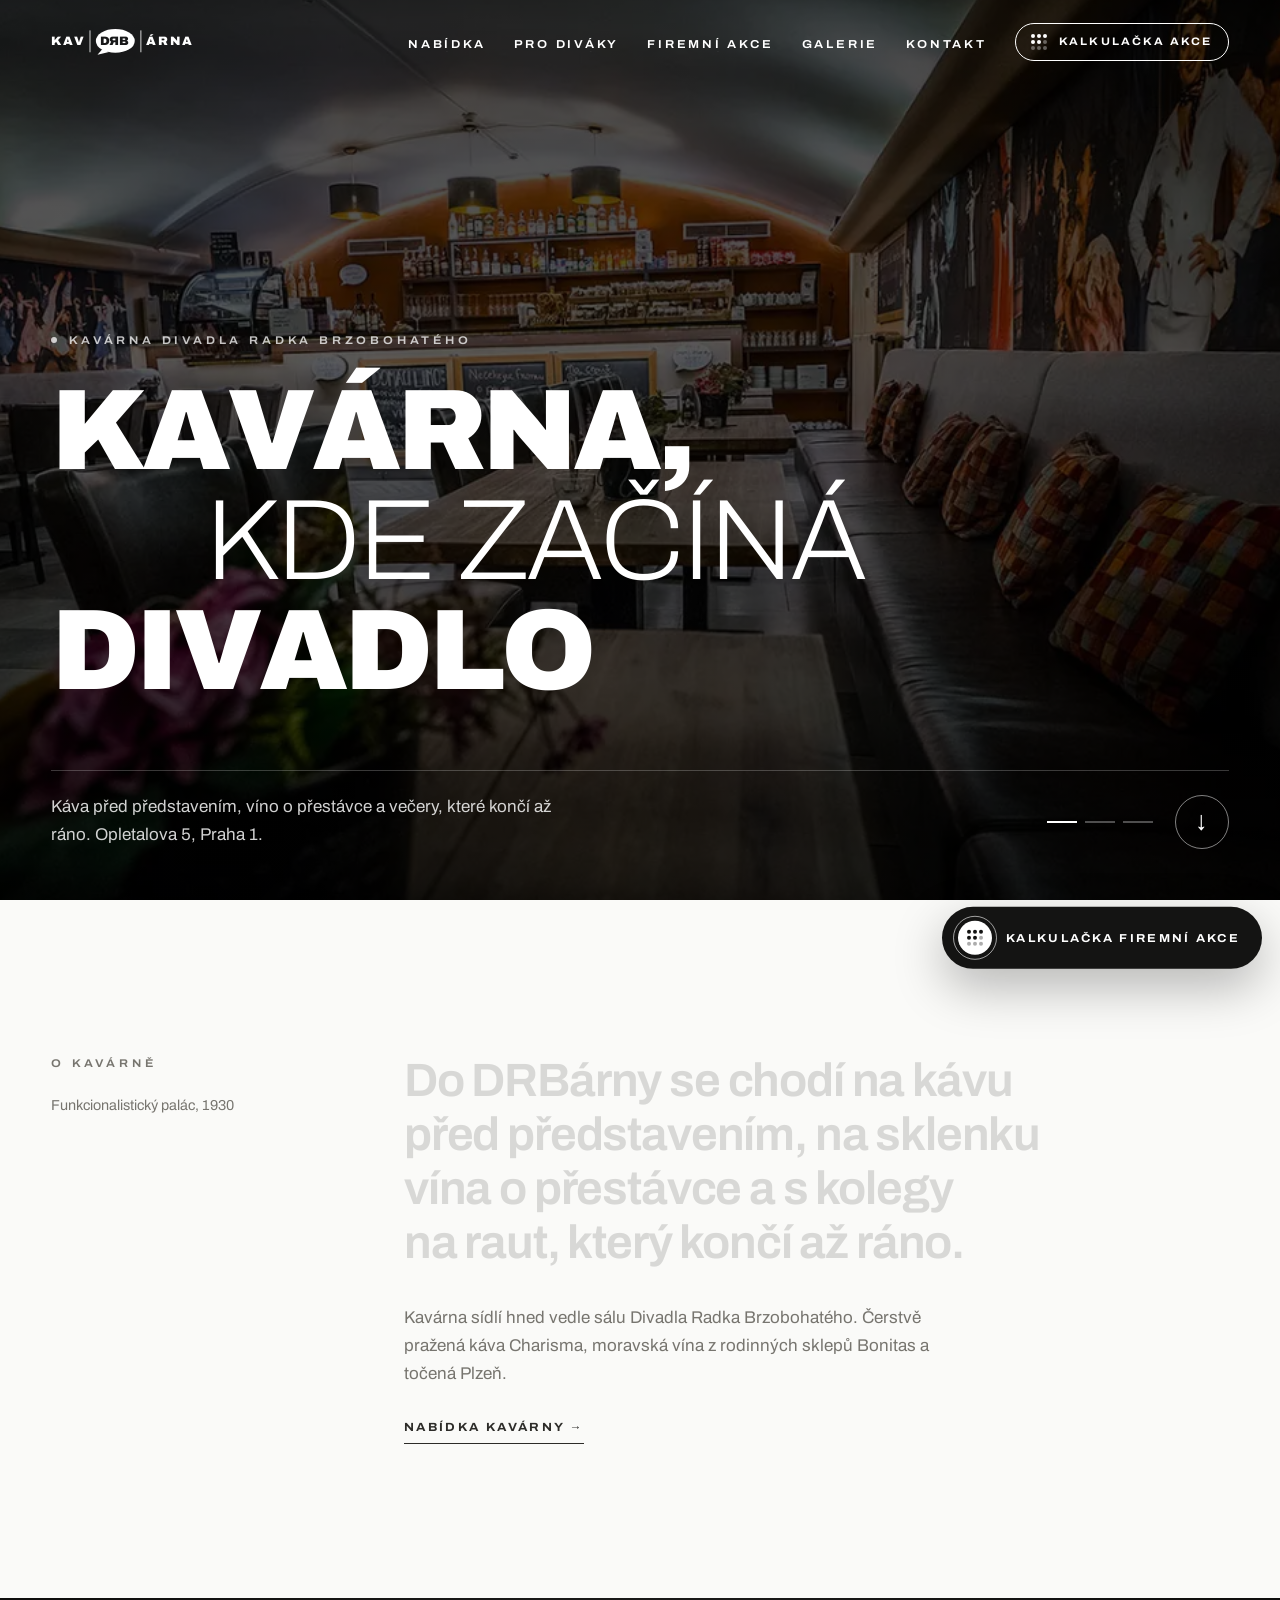
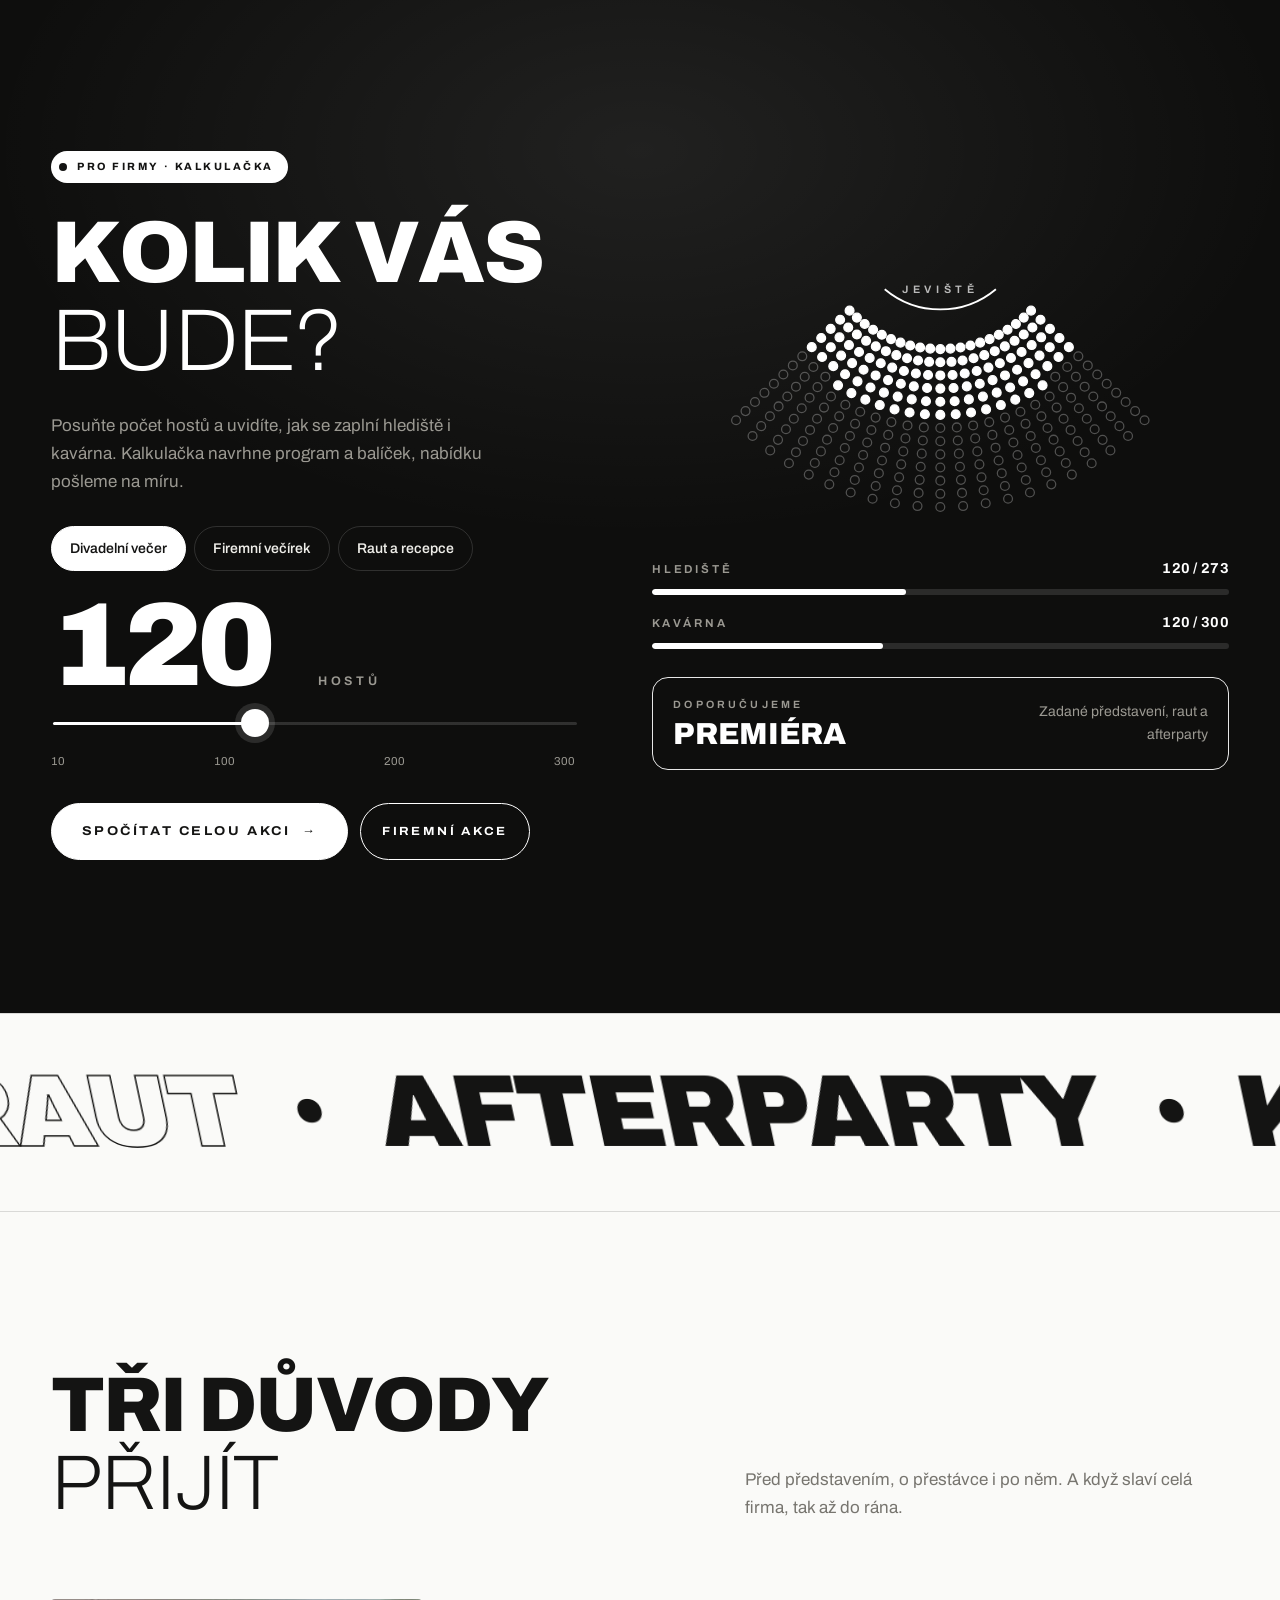
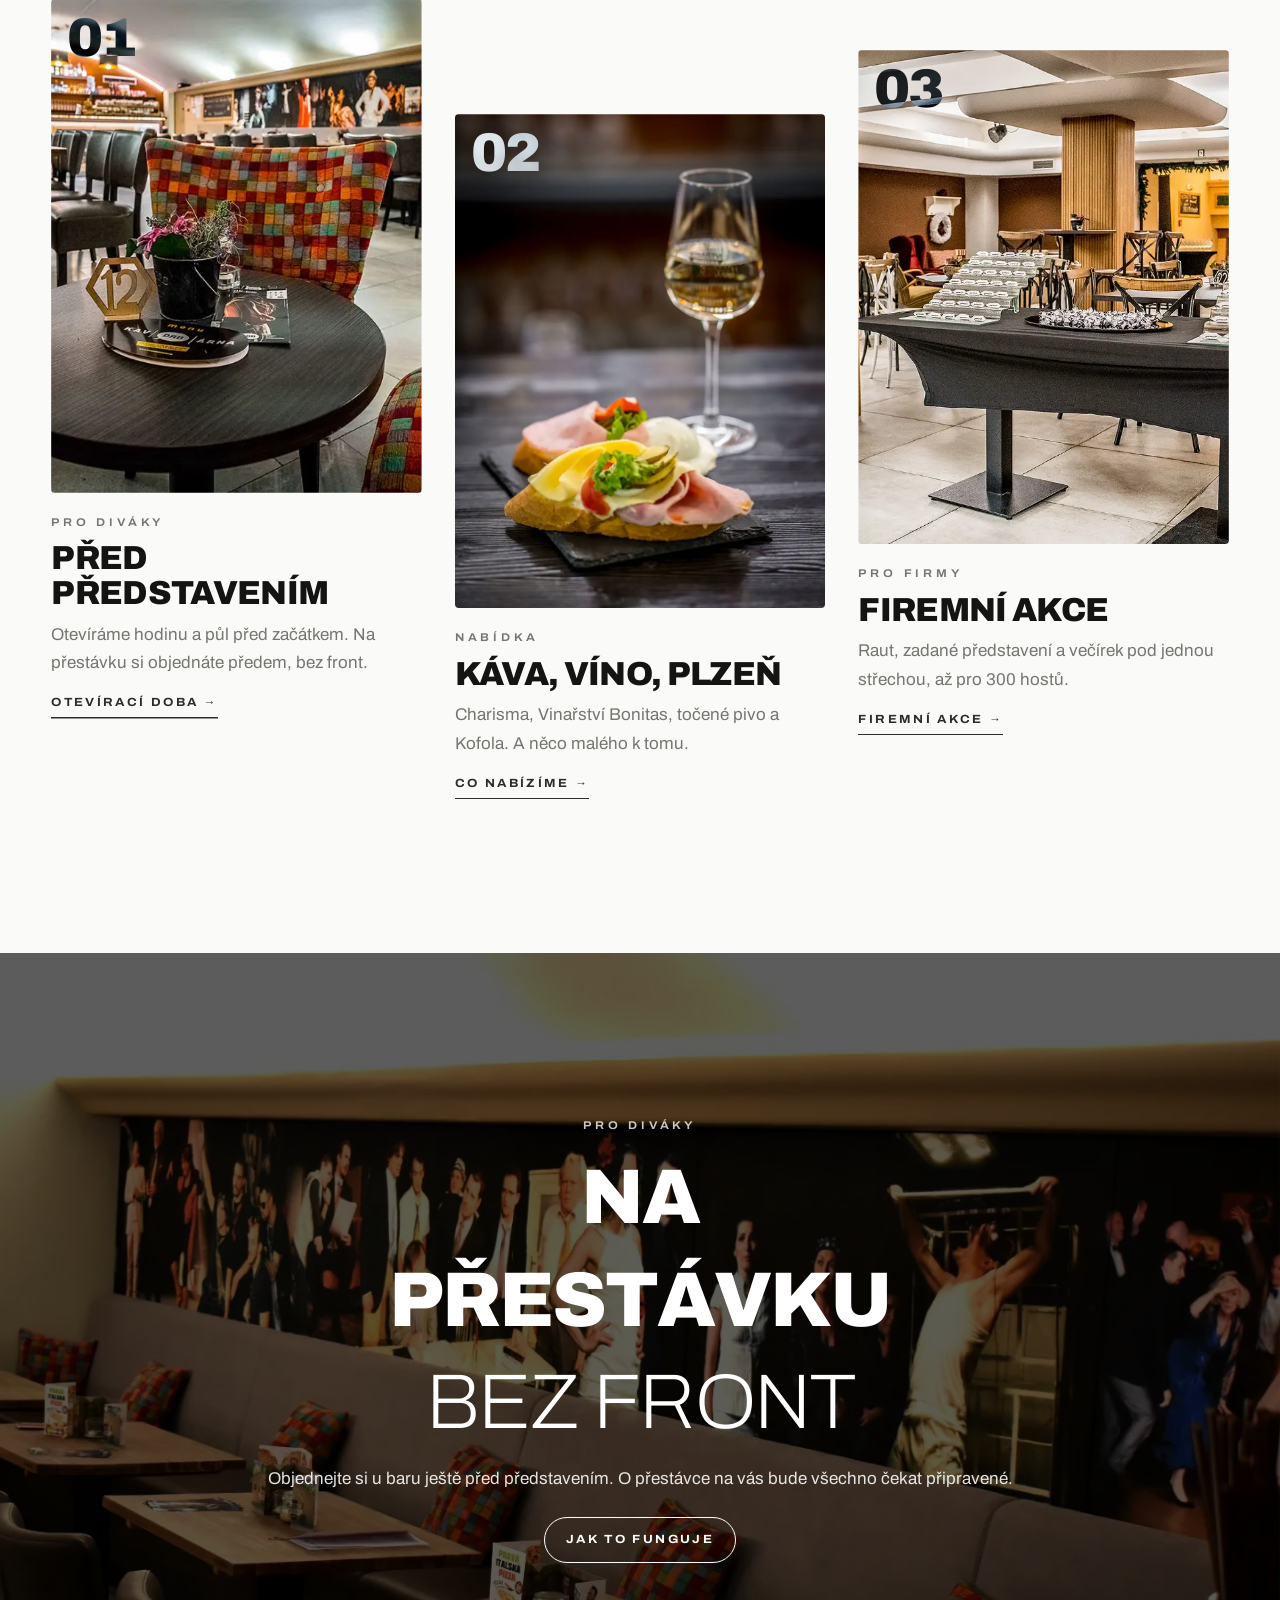
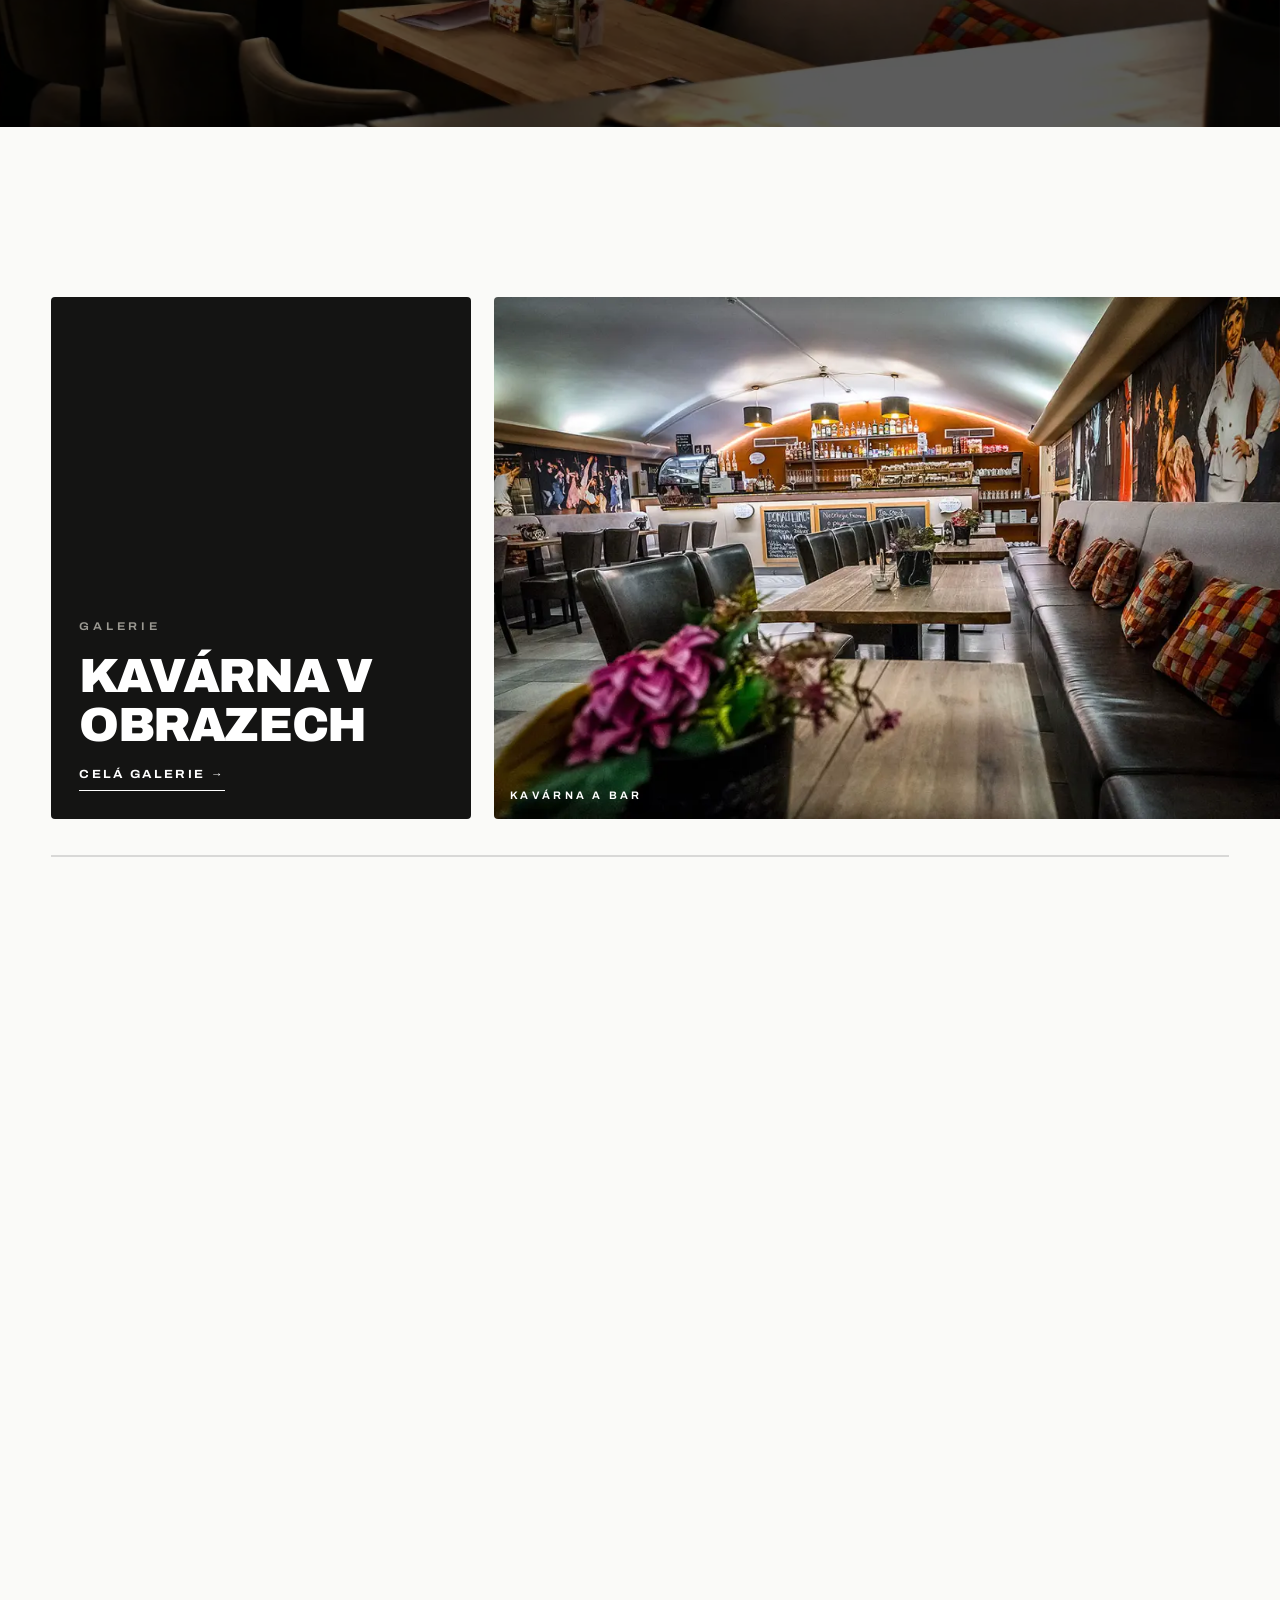
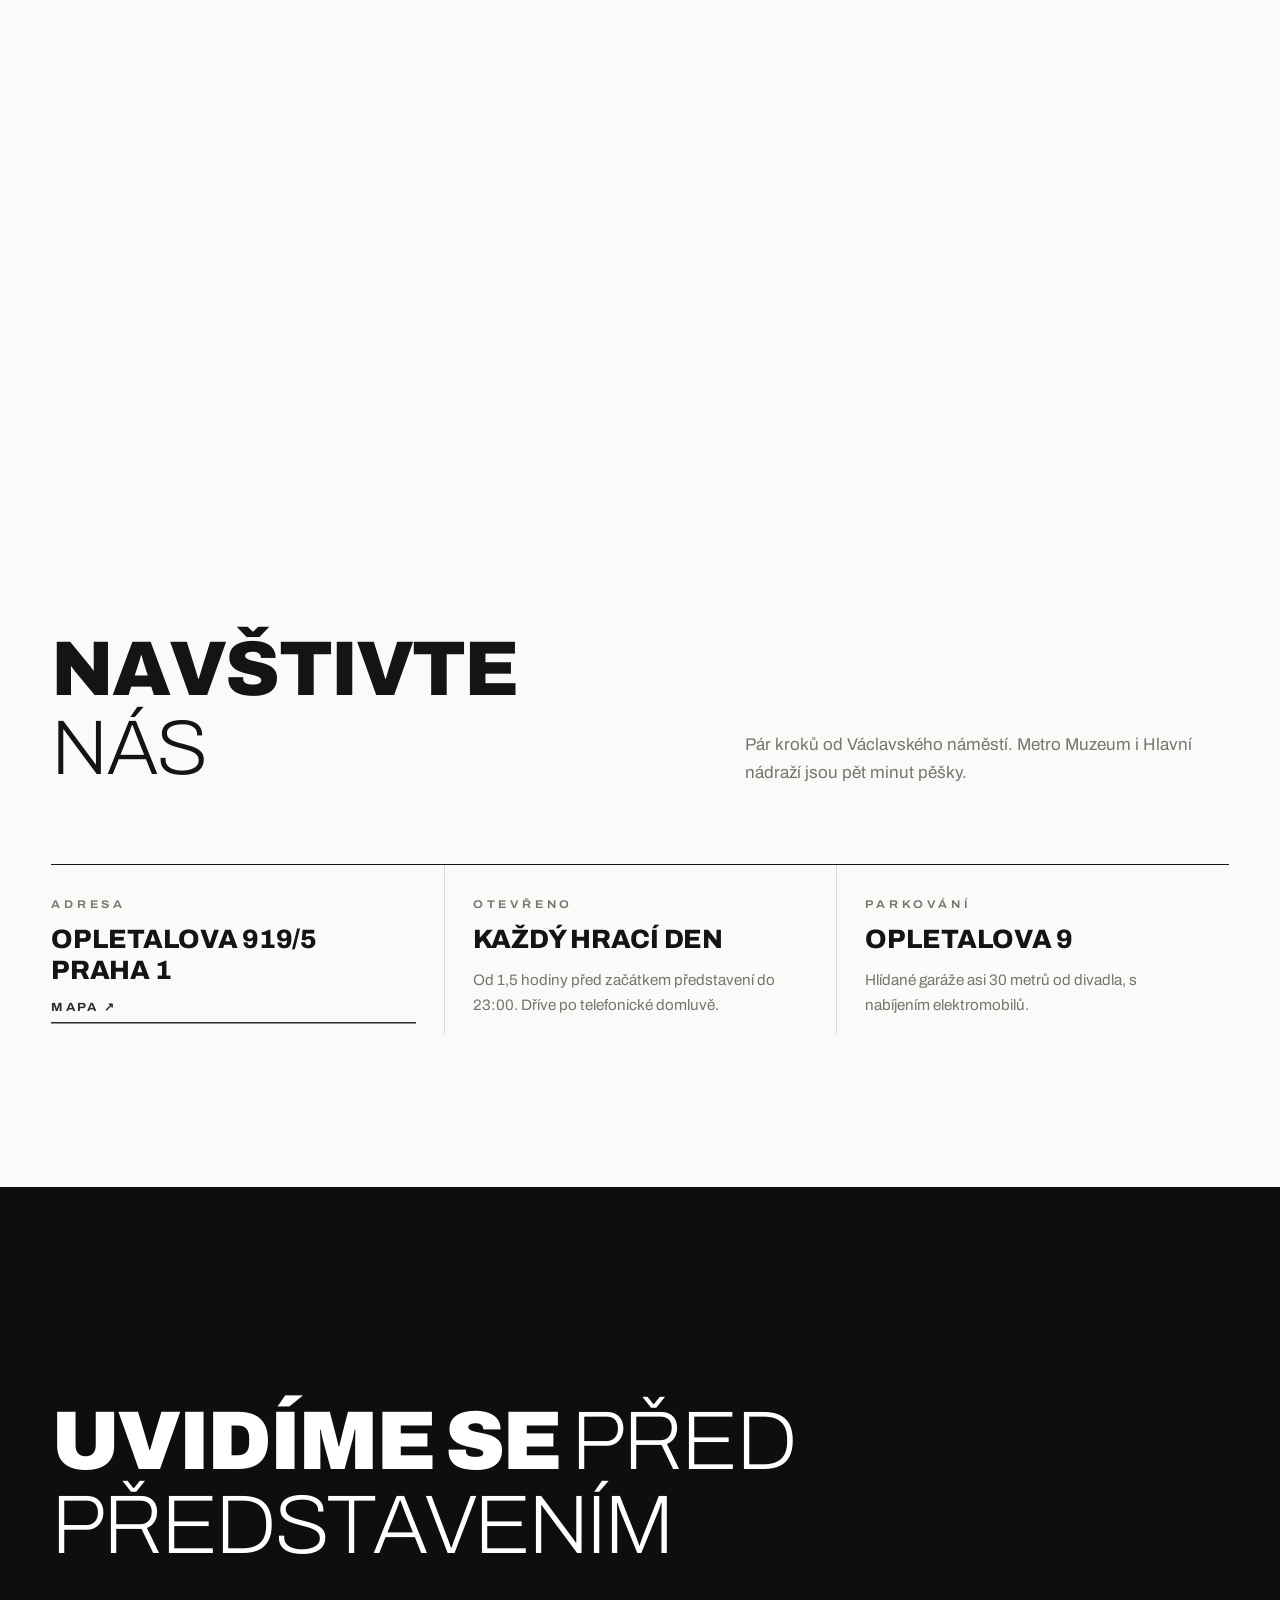
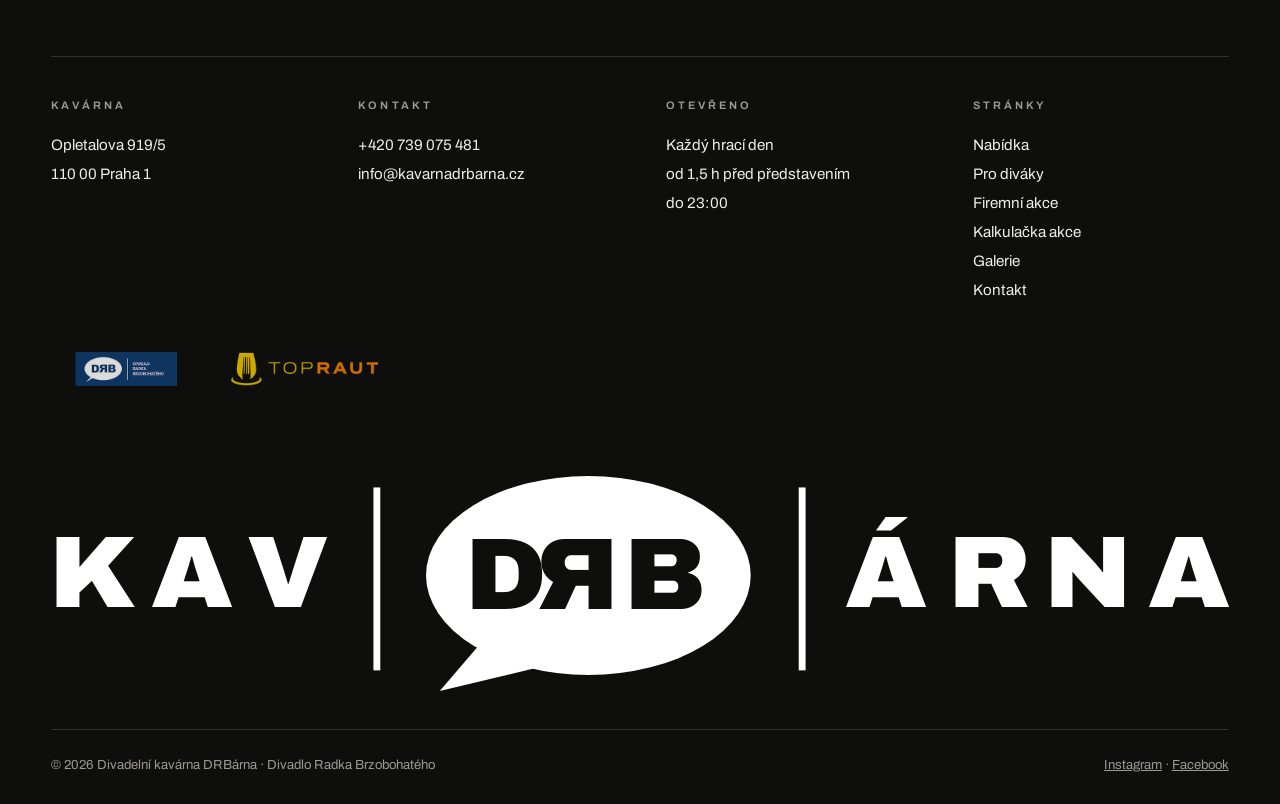
<file: index.html>
<!doctype html>
<html lang="cs">
<head>
<meta charset="utf-8">
<meta name="viewport" content="width=device-width, initial-scale=1, viewport-fit=cover">
<title>Kavárna DRBárna</title>
<meta name="description" content="Divadelní kavárna Divadla Radka Brzobohatého v Opletalově ulici. Káva, víno, rauty a firemní večery s představením až pro 300 hostů.">
<meta name="theme-color" content="#0E0E0D">
<meta property="og:type" content="website">
<meta property="og:locale" content="cs_CZ">
<meta property="og:title" content="Kavárna DRBárna · Divadlo Radka Brzobohatého">
<meta property="og:description" content="Divadelní kavárna Divadla Radka Brzobohatého v Opletalově ulici. Káva, víno, rauty a firemní večery s představením až pro 300 hostů.">
<meta name="twitter:card" content="summary_large_image">
<script>document.documentElement.classList.add("js")</script>
<link rel="icon" type="image/png" href="img/logo-square.png">
<link rel="apple-touch-icon" href="img/logo-square.png">
<link rel="preload" href="fonts/archivo-latin-wdth-normal.woff2" as="font" type="font/woff2" crossorigin>
<link rel="preload" href="fonts/archivo-latin-ext-wdth-normal.woff2" as="font" type="font/woff2" crossorigin>
<link rel="preload" href="img/lounge-long.webp" as="image">
<link rel="stylesheet" href="css/style.css">
<script src="js/app.js" defer></script>
</head>
<body>
<div class="pl" id="pl" aria-hidden="true">
  <svg class="logo" viewBox="0 0 515 95" role="img" aria-label="Kavárna DRBárna"><defs><mask id="lm1" maskUnits="userSpaceOnUse" x="0" y="0" width="515" height="95"><rect width="515" height="95" fill="#fff"/><g fill="#000"><text class="lt" x="199" y="58">D</text><text class="lt" transform="translate(230.5 58) scale(-1 1)">R</text><text class="lt" x="268.5" y="58">B</text></g></mask></defs><g fill="currentColor"><text class="lt lp lk lk1" x="18" y="57.5">K</text><text class="lt lp lk lk2" x="61.5" y="57.5">A</text><text class="lt lp lk lk3" x="103.5" y="57.5">V</text><rect class="lbar" x="141" y="5" width="3" height="80"/><g class="lbub"><g mask="url(#lm1)"><ellipse cx="235" cy="43.5" rx="71" ry="43.5"/><path d="M170 94 L188 73 L212 84 Z"/></g></g><rect class="lbar" x="327" y="5" width="3" height="80"/><text class="lt lp la la1" x="365" y="57.5">&#193;</text><text class="lt lp la la2" x="410" y="57.5">R</text><text class="lt lp la la3" x="453.5" y="57.5">N</text><text class="lt lp la la4" x="497.5" y="57.5">A</text></g></svg>
  <div class="pl-cap">Divadelní kavárna · Opletalova 5, Praha 1</div>
</div>

<header class="hdr" id="hdr">
  <div class="wrap bar">
    <a class="brand" href="#domu" aria-label="Kavárna DRBárna, úvod"><svg class="logo" viewBox="0 0 515 95" role="img" aria-label="Kavárna DRBárna"><defs><mask id="lm2" maskUnits="userSpaceOnUse" x="0" y="0" width="515" height="95"><rect width="515" height="95" fill="#fff"/><g fill="#000"><text class="lt" x="199" y="58">D</text><text class="lt" transform="translate(230.5 58) scale(-1 1)">R</text><text class="lt" x="268.5" y="58">B</text></g></mask></defs><g fill="currentColor"><text class="lt lp lk lk1" x="18" y="57.5">K</text><text class="lt lp lk lk2" x="61.5" y="57.5">A</text><text class="lt lp lk lk3" x="103.5" y="57.5">V</text><rect class="lbar" x="141" y="5" width="3" height="80"/><g class="lbub"><g mask="url(#lm2)"><ellipse cx="235" cy="43.5" rx="71" ry="43.5"/><path d="M170 94 L188 73 L212 84 Z"/></g></g><rect class="lbar" x="327" y="5" width="3" height="80"/><text class="lt lp la la1" x="365" y="57.5">&#193;</text><text class="lt lp la la2" x="410" y="57.5">R</text><text class="lt lp la la3" x="453.5" y="57.5">N</text><text class="lt lp la la4" x="497.5" y="57.5">A</text></g></svg></a>
    <nav class="nav" aria-label="Hlavní navigace">
      <a class="nl" href="#nabidka"><span class="roll"><span>Nabídka</span></span></a>
      <a class="nl" href="#pro-divaky"><span class="roll"><span>Pro diváky</span></span></a>
      <a class="nl" href="#firemni-akce"><span class="roll"><span>Firemní akce</span></span></a>
      <a class="nl" href="#galerie"><span class="roll"><span>Galerie</span></span></a>
      <a class="nl" href="#kontakt"><span class="roll"><span>Kontakt</span></span></a>
      <a class="btn" href="#firemni-akce" data-to="kalkulacka" data-mag><span class="calc-ico" aria-hidden="true"><i></i><i></i><i></i><i></i><i></i><i></i><i></i><i></i><i></i></span> Kalkulačka akce</a>
      <button class="burger" id="burger" aria-label="Otevřít menu" aria-expanded="false" aria-controls="mmenu"><span></span><span></span></button>
    </nav>
  </div>
</header>

<div class="mmenu" id="mmenu" aria-hidden="true">
  <a class="ml" href="#domu">Úvod</a>
  <a class="ml" href="#nabidka">Nabídka</a>
  <a class="ml" href="#pro-divaky">Pro diváky</a>
  <a class="ml" href="#firemni-akce">Firemní akce</a>
  <a class="ml hot" href="#firemni-akce" data-to="kalkulacka">Kalkulačka akce →</a>
  <a class="ml" href="#galerie">Galerie</a>
  <a class="ml" href="#kontakt">Kontakt</a>
  <div class="mf"><span>Opletalova 919/5, Praha 1</span><span>+420 739 075 481 · info@kavarnadrbarna.cz</span></div>
</div>

<div class="veil" id="veil" aria-hidden="true"></div>

<a class="fab" id="fab" href="#firemni-akce" data-to="kalkulacka"><span class="ring"><span class="calc-ico" aria-hidden="true"><i></i><i></i><i></i><i></i><i></i><i></i><i></i><i></i><i></i></span></span>Kalkulačka firemní akce</a>

<main id="app">

<!-- =================================================== DOMŮ -->
<div class="page" id="p-domu" data-page="domu" data-title="Kavárna DRBárna">
  <section class="hero" aria-labelledby="h-domu">
    <div class="slides" data-slides>
      <img class="on" src="img/lounge-long.webp" alt="">
      <img src="img/salonek-kresla.webp" alt="">
      <img src="img/hero.webp" alt="">
    </div>
    <div class="hero-in wrap">
      <span class="label dot fx d1">Kavárna Divadla Radka Brzobohatého</span>
      <h1 id="h-domu" data-split data-hero><span class="ln">Kavárna,</span><span class="ln r2"><em>kde začíná</em></span><span class="ln">divadlo</span></h1>
      <div class="hero-bottom fx d2">
        <p>Káva před představením, víno o přestávce a večery, které končí až ráno. Opletalova 5, Praha 1.</p>
        <div class="hero-right"><div class="dots" data-dots></div><span class="scroll-cue" aria-hidden="true"></span></div>
      </div>
    </div>
  </section>

  <section class="sec intro">
    <div class="wrap grid">
      <div class="side"><span class="label rv">O kavárně</span><span class="muted rv" style="font-size:.9rem">Funkcionalistický palác, 1930</span></div>
      <div>
        <p class="statement hl" data-hl>Do DRBárny se chodí na kávu před představením, na sklenku vína o přestávce a s kolegy na raut, který končí až ráno.</p>
        <p class="p rv">Kavárna sídlí hned vedle sálu Divadla Radka Brzobohatého. Čerstvě pražená káva Charisma, moravská vína z rodinných sklepů Bonitas a točená Plzeň.</p>
        <a class="tlink rv" href="#nabidka">Nabídka kavárny →</a>
      </div>
    </div>
  </section>

  <section class="sec dark calc teaser" id="teaser" aria-labelledby="h-teaser">
    <div class="glow" aria-hidden="true"></div>
    <div class="wrap grid">
      <div class="t-head">
        <span class="badge-new rv"><i></i>Pro firmy · Kalkulačka</span>
        <h2 id="h-teaser" class="h2" data-split>Kolik vás <em>bude?</em></h2>
        <p class="muted rv" style="max-width:44ch;margin:0">Posuňte počet hostů a uvidíte, jak se zaplní hlediště i kavárna. Kalkulačka navrhne program a balíček, nabídku pošleme na míru.</p>
      </div>
      <div class="right rv">
        <svg class="seats" data-seats id="tSeats" viewBox="0 0 640 320" role="img" aria-label="Schéma hlediště s 273 místy"></svg>
        <div class="meters">
          <div class="meter" id="tmSal"><div class="top"><span>Hlediště</span><b>120 / 273</b></div><div class="bar"><i></i></div></div>
          <div class="meter" id="tmKav"><div class="top"><span>Kavárna</span><b>120 / 300</b></div><div class="bar"><i></i></div></div>
        </div>
        <div class="reco" id="tReco"><div><small>Doporučujeme</small><b>Premiéra</b></div><span>Zadané představení, raut a afterparty</span></div>
      </div>
      <div class="t-ctrl">
        <div class="chips rv" role="radiogroup" aria-label="Typ akce">
          <div class="chip"><input type="radio" name="tt" id="tt1" value="divadelni" checked><label for="tt1">Divadelní večer</label></div>
          <div class="chip"><input type="radio" name="tt" id="tt2" value="vecirek"><label for="tt2">Firemní večírek</label></div>
          <div class="chip"><input type="radio" name="tt" id="tt3" value="raut"><label for="tt3">Raut a recepce</label></div>
        </div>
        <div class="rv" style="display:grid;gap:10px">
          <div class="gnum"><output id="tOut" for="tGuests">120</output><span>hostů</span></div>
          <label class="sr-only" for="tGuests">Počet hostů</label>
          <input type="range" id="tGuests" min="10" max="300" step="5" value="120">
          <div class="scale"><span>10</span><span>100</span><span>200</span><span>300</span></div>
        </div>
        <div class="ctas rv">
          <a class="btn light solid big" href="#firemni-akce" data-to="kalkulacka" data-teaser data-mag>Spočítat celou akci <span class="ar">→</span></a>
          <a class="btn light" href="#firemni-akce">Firemní akce</a>
        </div>
      </div>
    </div>
  </section>

  <div class="vmarq" data-vmarq aria-hidden="true"><div class="vt"><span>Káva</span><span class="s">•</span><span class="o">Víno</span><span class="s">•</span><span>Divadlo</span><span class="s">•</span><span class="o">Raut</span><span class="s">•</span><span>Afterparty</span><span class="s">•</span></div></div>

  <section class="sec">
    <div class="wrap">
      <div class="head split">
        <h2 class="h2" data-split>Tři důvody <em>přijít</em></h2>
        <p class="p muted rv">Před představením, o přestávce i po něm. A když slaví celá firma, tak až do rána.</p>
      </div>
      <div class="stagger">
        <a class="card rv" href="#pro-divaky">
          <div class="ph rv-img" data-n="01"><img src="img/kulaty-stul.webp" alt="Stolek v kavárně s menu" loading="lazy"></div>
          <div class="meta"><span class="label">Pro diváky</span><h3>Před představením</h3><p>Otevíráme hodinu a půl před začátkem. Na přestávku si objednáte předem, bez front.</p><span class="tlink">Otevírací doba →</span></div>
        </a>
        <a class="card rv" href="#nabidka">
          <div class="ph rv-img" data-n="02"><img src="img/wine-canape.webp" alt="Sklenka vína a chlebíček" loading="lazy"></div>
          <div class="meta"><span class="label">Nabídka</span><h3>Káva, víno, Plzeň</h3><p>Charisma, Vinařství Bonitas, točené pivo a Kofola. A něco malého k tomu.</p><span class="tlink">Co nabízíme →</span></div>
        </a>
        <a class="card rv" href="#firemni-akce">
          <div class="ph rv-img" data-n="03"><img src="img/setup-bufet-sal.webp" alt="Prostřený bufet v kavárně" loading="lazy"></div>
          <div class="meta"><span class="label">Pro firmy</span><h3>Firemní akce</h3><p>Raut, zadané představení a večírek pod jednou střechou, až pro 300 hostů.</p><span class="tlink">Firemní akce →</span></div>
        </a>
      </div>
    </div>
  </section>

  <section class="band" aria-labelledby="h-band">
    <img class="bg" src="img/fotostena.webp" alt="" data-parallax loading="lazy">
    <div class="in wrap">
      <span class="label rv">Pro diváky</span>
      <h2 id="h-band" class="h2" data-split>Na přestávku <em>bez front</em></h2>
      <p class="rv">Objednejte si u baru ještě před představením. O přestávce na vás bude všechno čekat připravené.</p>
      <a class="btn light rv" href="#pro-divaky" data-mag>Jak to funguje</a>
    </div>
  </section>

  <section class="hpin" data-hpin aria-labelledby="h-gal">
    <div class="sticky">
      <div class="htrack">
        <div class="hitem txt"><span class="label" style="color:var(--on-night-2)">Galerie</span><b id="h-gal">Kavárna v obrazech</b><a class="tlink" href="#galerie" style="justify-self:start">Celá galerie →</a></div>
        <figure class="hitem"><img src="img/lounge-long.webp" alt="Kavárna s barem" loading="lazy" width="1100" height="673"><figcaption>Kavárna a bar</figcaption></figure>
        <figure class="hitem"><img src="img/coffee.webp" alt="Cappuccino Charisma" loading="lazy" width="845" height="1100"><figcaption>Káva Charisma</figcaption></figure>
        <figure class="hitem"><img src="img/show-freddie.webp" alt="Freddie – Concert show" loading="lazy" width="1620" height="1080"><figcaption>Freddie – Concert show</figcaption></figure>
        <figure class="hitem"><img src="img/wine-bonitas.webp" alt="Víno Bonitas" loading="lazy" width="733" height="1100"><figcaption>Vína Bonitas</figcaption></figure>
        <figure class="hitem"><img src="img/bar-kresla.webp" alt="Červená křesla u baru" loading="lazy" width="1100" height="665"><figcaption>U baru</figcaption></figure>
        <figure class="hitem"><img src="img/food-prsut.webp" alt="Raut" loading="lazy" width="1100" height="733"><figcaption>Raut</figcaption></figure>
        <figure class="hitem"><img src="img/logo-stena.webp" alt="Logo stěna" loading="lazy" width="1200" height="769"><figcaption>Logo stěna</figcaption></figure>
      </div>
      <div class="hprog"><i></i></div>
    </div>
  </section>

  <section class="sec">
    <div class="wrap">
      <div class="head split">
        <h2 class="h2" data-split>Navštivte <em>nás</em></h2>
        <p class="p muted rv">Pár kroků od Václavského náměstí. Metro Muzeum i Hlavní nádraží jsou pět minut pěšky.</p>
      </div>
      <div class="info rv">
        <div><span class="label">Adresa</span><span class="v">Opletalova 919/5<br>Praha 1</span><a class="tlink" href="https://maps.google.com/?q=Opletalova+919%2F5+Praha" target="_blank" rel="noopener">Mapa ↗</a></div>
        <div><span class="label">Otevřeno</span><span class="v">Každý hrací den</span><p>Od 1,5 hodiny před začátkem představení do 23:00. Dříve po telefonické domluvě.</p></div>
        <div><span class="label">Parkování</span><span class="v">Opletalova 9</span><p>Hlídané garáže asi 30 metrů od divadla, s nabíjením elektromobilů.</p></div>
      </div>
    </div>
  </section>
</div>

<!-- =================================================== NABÍDKA -->
<div class="page" id="p-nabidka" data-page="nabidka" data-title="Nabídka · Kavárna DRBárna">
  <section class="hero sub" aria-labelledby="h-nab">
    <div class="slides"><img class="on" src="img/bar.webp" alt=""></div>
    <div class="hero-in wrap">
      <span class="label dot fx d1">Nabídka</span>
      <h1 id="h-nab" data-split data-hero><span class="ln">Káva, víno</span><span class="ln r2"><em>a něco k tomu</em></span></h1>
    </div>
  </section>

  <section class="sec">
    <div class="wrap offer">
      <div class="split">
        <div class="ph rv-img"><img src="img/coffee.webp" alt="Cappuccino Charisma" loading="lazy" style="object-position:50% 65%"></div>
        <div class="txt"><span class="num rv">01</span><span class="label rv">Káva</span><h2 class="h2" data-split>Charisma, <em>čerstvě pražená</em></h2><p class="p muted rv">Espresso, cappuccino nebo latte před představením. Kávu odebíráme čerstvě praženou od Charismy.</p></div>
      </div>
      <div class="split rev">
        <div class="ph rv-img"><img src="img/wine-bonitas.webp" alt="Lahev a sklenka vína Bonitas" loading="lazy" style="object-position:50% 40%"></div>
        <div class="txt"><span class="num rv">02</span><span class="label rv">Víno</span><h2 class="h2" data-split>Vinařství <em>Bonitas</em></h2><p class="p muted rv">Moravská vína z rodinných sklepů s tradicí od roku 1979. Bílá, červená i růžová, na sklenky i lahve.</p></div>
      </div>
      <div class="split">
        <div class="ph rv-img"><img src="img/drinks-sklenice.webp" alt="Točené pivo a nealko" loading="lazy"></div>
        <div class="txt"><span class="num rv">03</span><span class="label rv">Na čepu</span><h2 class="h2" data-split>Točené pivo <em>a Kofola</em></h2><p class="p muted rv">Na čepu máme Plzeň, <span style="white-space:nowrap">Pomelo-grep</span> pro ty, kdo řídí, a Kofolu. K tomu nealko, džusy a minerálky.</p></div>
      </div>
      <div class="split rev">
        <div class="ph rv-img"><img src="img/wine-canape.webp" alt="Chlebíček a sklenka vína" loading="lazy"></div>
        <div class="txt"><span class="num rv">04</span><span class="label rv">K zakousnutí</span><h2 class="h2" data-split>Něco malého <em>k vínu</em></h2><p class="p muted rv">Chlebíčky, oříšky a sladkosti. Na přestávku vám je připravíme předem.</p></div>
      </div>
      <div class="placeholder rv"><span>Sem doplníme aktuální nápojový lístek a ceny kavárny.</span><span class="label">Doplnit</span></div>
    </div>
  </section>

  <section class="sec alt tight">
    <div class="wrap">
      <div class="head" style="justify-items:center;text-align:center"><span class="label rv">Partneři kavárny</span></div>
      <div class="partners rv">
        <img src="img/logo-bonitas-charisma.png" alt="Vinařství Bonitas a káva Charisma" width="588" height="300" loading="lazy" style="filter:invert(1) grayscale(1) contrast(1.2)">
        <img src="img/logo-topraut.png" alt="TopRaut" width="400" height="90" loading="lazy" style="height:44px">
        <img src="img/logo-drb.png" alt="Divadlo Radka Brzobohatého" width="400" height="90" loading="lazy" style="height:44px">
      </div>
    </div>
  </section>
</div>

<!-- =================================================== PRO DIVÁKY -->
<div class="page" id="p-pro-divaky" data-page="pro-divaky" data-title="Pro diváky · Kavárna DRBárna">
  <section class="hero sub" aria-labelledby="h-div">
    <div class="slides"><img class="on" src="img/show-freddie.webp" alt="" style="object-position:50% 30%"></div>
    <div class="hero-in wrap">
      <span class="label dot fx d1">Pro diváky</span>
      <h1 id="h-div" data-split data-hero><span class="ln">Před představením</span><span class="ln r2"><em>i o přestávce</em></span></h1>
    </div>
  </section>

  <section class="sec">
    <div class="wrap hours">
      <div class="big rv"><span class="odo-host" data-odo="1,5">1,5</span><small>h</small></div>
      <div style="display:grid;gap:20px">
        <span class="label rv">Otevírací doba</span>
        <p class="statement hl" data-hl style="font-size:clamp(1.5rem,1.1rem + 1.6vw,2.7rem)">Otevíráme každý hrací den hodinu a půl před začátkem představení a zavíráme ve 23:00.</p>
        <p class="p muted rv">Potřebujete otevřít dřív, třeba pro skupinu nebo schůzku? Zavolejte na +420 739 075 481 a domluvíme se.</p>
      </div>
    </div>
  </section>

  <section class="sec alt">
    <div class="wrap">
      <div class="head split">
        <div style="display:grid;gap:22px"><span class="label rv">Objednávka na přestávku</span><h2 class="h2" data-split>O přestávce <em>bez čekání</em></h2></div>
        <p class="p muted rv">Přestávka je krátká a fronta u baru dlouhá. Proto si můžete všechno objednat dopředu.</p>
      </div>
      <div class="seq">
        <div class="rv"><span class="n">1</span><h3>Zastavte se u baru</h3><p>Před začátkem představení nebo při příchodu do divadla.</p></div>
        <div class="rv"><span class="n">2</span><h3>Objednejte a zaplaťte</h3><p>Kávu, víno, pivo nebo něco k jídlu. Řekněte, že je to na přestávku.</p></div>
        <div class="rv"><span class="n">3</span><h3>O přestávce si vyzvedněte</h3><p>Objednávka na vás čeká připravená. Vy si jen užíváte přestávku.</p></div>
      </div>
    </div>
  </section>

  <section class="sec" style="padding-bottom:0">
    <div class="wrap head split">
      <div style="display:grid;gap:22px"><span class="label rv">Na repertoáru</span><h2 class="h2" data-split>Co se <em>právě hraje</em></h2></div>
      <div style="display:grid;gap:18px;justify-items:start" class="rv"><p class="p muted">Komedie, muzikály a koncertní show Divadla Radka Brzobohatého. Vstupenky a aktuální program najdete na webu divadla.</p><a class="btn" href="https://divadlorb.cz/program/" target="_blank" rel="noopener" data-mag>Program a vstupenky ↗</a></div>
    </div>
    <div class="vmarq" data-vmarq aria-label="Výběr z repertoáru"><div class="vt"><span>Ajťáci</span><span class="s">•</span><span class="o">Bella Donna</span><span class="s">•</span><span>Freddie</span><span class="s">•</span><span class="o">Snowboarďáci</span><span class="s">•</span><span>50 odstínů!</span><span class="s">•</span><span class="o">Hračička</span><span class="s">•</span></div></div>
  </section>

  <section class="sec">
    <div class="wrap split">
      <div class="ph rv-img"><img src="img/parking.webp" alt="Vjezd do garáží Parking Opletalova 9" loading="lazy"></div>
      <div class="txt">
        <span class="label rv">Jak se k nám dostanete</span>
        <h2 class="h2" data-split>Pár kroků <em>od Václaváku</em></h2>
        <ul class="ticks rv">
          <li><span>Metro</span><span>Muzeum (A, C) · Hlavní nádraží (C)</span></li>
          <li><span>Auto</span><span>Parking Opletalova 9, 30 m</span></li>
          <li><span>Adresa</span><span>Opletalova 919/5, Praha 1</span></li>
        </ul>
        <div class="btn-row rv"><a class="tlink" href="https://divadlorb.cz/zvyhodnene-parkovani/" target="_blank" rel="noopener">Zvýhodněné parkování pro diváky ↗</a></div>
      </div>
    </div>
  </section>
</div>

<!-- =================================================== FIREMNÍ AKCE -->
<div class="page" id="p-firemni-akce" data-page="firemni-akce" data-title="Firemní akce a catering · Kavárna DRBárna">
  <section class="hero sub" aria-labelledby="h-fa">
    <div class="slides"><img class="on" src="img/hlediste-potlesk.webp" alt=""></div>
    <div class="hero-in wrap">
      <span class="label dot fx d1">Firemní akce a catering</span>
      <h1 id="h-fa" data-split data-hero><span class="ln">Firemní večer</span><span class="ln r2"><em>pod jednou</em></span><span class="ln">střechou</span></h1>
      <div class="hero-bottom fx d2">
        <p>Raut v kavárně, představení v sále s 273 místy a večírek do ranních hodin. Až pro 300 hostů.</p>
        <div class="hero-right"><a class="btn light solid big" href="#firemni-akce" data-to="kalkulacka" data-mag>Spustit kalkulačku <span class="ar">↓</span></a></div>
      </div>
    </div>
  </section>

  <section class="sec dark calc" id="kalkulacka" aria-labelledby="h-calc">
    <div class="glow" aria-hidden="true"></div>
    <div class="wrap" style="position:relative">
      <div class="head split">
        <div style="display:grid;gap:22px"><span class="badge-new rv"><i></i>Kalkulačka firemní akce</span><h2 id="h-calc" class="h2" data-split>Spočítejte si <em>svůj večer</em></h2></div>
        <p class="p muted rv">Čtyři kroky. Vpravo hned vidíte obsazenost sálu, doporučený balíček a program. Do jednoho pracovního dne pošleme návrh a cenovou nabídku.</p>
      </div>
      <div class="cfg">
        <div>
          <div class="tabs" id="tabs" aria-label="Kroky kalkulačky">
            <button type="button" class="cur" data-go="0">1 · Akce</button>
            <button type="button" data-go="1" disabled>2 · Hosté</button>
            <button type="button" data-go="2" disabled>3 · Program</button>
            <button type="button" data-go="3" disabled>4 · Kontakt</button>
          </div>
          <form id="cfg" novalidate>
            <fieldset class="panel cur" data-step="0">
              <legend>Jakou akci chystáte?</legend>
              <p class="hint">Vyberte typ, který je nejblíž. Detaily doladíme spolu.</p>
              <div class="opts">
                <div class="opt"><input type="radio" name="type" id="t1" value="divadelni" checked><label for="t1"><b>Divadelní večer</b><span>Raut, představení, afterparty</span></label></div>
                <div class="opt"><input type="radio" name="type" id="t2" value="vecirek"><label for="t2"><b>Firemní večírek</b><span>Vánoční i jiný</span></label></div>
                <div class="opt"><input type="radio" name="type" id="t3" value="konference"><label for="t3"><b>Konference</b><span>Prezentace, školení</span></label></div>
                <div class="opt"><input type="radio" name="type" id="t4" value="raut"><label for="t4"><b>Raut, recepce</b><span>Catering a obsluha</span></label></div>
                <div class="opt"><input type="radio" name="type" id="t5" value="tiskovka"><label for="t5"><b>Tisková konference</b><span>Prostor a občerstvení</span></label></div>
                <div class="opt"><input type="radio" name="type" id="t6" value="oslava"><label for="t6"><b>Oslava, výročí</b><span>Pronájem s cateringem</span></label></div>
              </div>
            </fieldset>
            <fieldset class="panel" data-step="1">
              <legend>Kolik hostů a kdy?</legend>
              <p class="hint">Stačí odhad. Kapacitu kavárny i sálu pohlídáme.</p>
              <div class="range-box">
                <div class="gnum"><output id="gOut" for="guests">120</output><span>hostů</span></div>
                <label class="sr-only" for="guests">Počet hostů</label>
                <input type="range" id="guests" name="guests" min="10" max="300" step="5" value="120">
                <div class="scale"><span>10</span><span>100</span><span>200</span><span>300</span></div>
              </div>
              <p class="advice" id="advice" aria-live="polite"></p>
              <div class="fields" style="margin-top:28px">
                <div class="field"><label for="f-date">Preferovaný termín</label><input type="date" id="f-date" name="date"></div>
                <div class="field"><label for="f-part">Část dne</label><select id="f-part" name="part"><option value="vecer">Večer</option><option value="odpoledne">Odpoledne</option><option value="den">Celý den</option></select></div>
                <div class="field full"><label class="check" for="f-flex"><input type="checkbox" id="f-flex" name="flex"> Termín je flexibilní, přizpůsobíme se hracímu plánu</label></div>
              </div>
            </fieldset>
            <fieldset class="panel" data-step="2">
              <legend>Divadlo a catering</legend>
              <p class="hint">Zaškrtněte, co chcete mít v nabídce.</p>
              <div class="subq" style="margin-top:0"><span class="label">Představení</span>
                <div class="chips">
                  <div class="chip"><input type="radio" name="show" id="s1" value="zadane" checked><label for="s1">Zadané představení</label></div>
                  <div class="chip"><input type="radio" name="show" id="s2" value="vstupenky"><label for="s2">Blok vstupenek</label></div>
                  <div class="chip"><input type="radio" name="show" id="s3" value="bez"><label for="s3">Bez představení</label></div>
                </div>
              </div>
              <div class="subq"><span class="label">Catering a nápoje</span>
                <div class="opts">
                  <div class="opt"><input type="checkbox" name="cat" id="c1" value="Welcome drink" checked><label for="c1"><b>Welcome drink</b><span>Sekt, víno, nealko</span></label></div>
                  <div class="opt"><input type="checkbox" name="cat" id="c2" value="Finger food"><label for="c2"><b>Finger food</b><span>Jednohubky, rolky</span></label></div>
                  <div class="opt"><input type="checkbox" name="cat" id="c3" value="Studený raut" checked><label for="c3"><b>Studený raut</b><span>Mísy, saláty, sýry</span></label></div>
                  <div class="opt"><input type="checkbox" name="cat" id="c4" value="Teplý raut" checked><label for="c4"><b>Teplý raut</b><span>Hlavní jídla</span></label></div>
                  <div class="opt"><input type="checkbox" name="cat" id="c5" value="Nápoje" checked><label for="c5"><b>Nápoje</b><span>Víno, pivo, nealko</span></label></div>
                  <div class="opt"><input type="checkbox" name="cat" id="c6" value="Afterparty" checked><label for="c6"><b>Afterparty</b><span>Bar do rána</span></label></div>
                </div>
              </div>
              <div class="subq"><span class="label">Dietní požadavky</span>
                <div class="chips">
                  <div class="chip"><input type="checkbox" name="diet" id="d1" value="vegetariánské"><label for="d1">Vegetariánské</label></div>
                  <div class="chip"><input type="checkbox" name="diet" id="d2" value="veganské"><label for="d2">Veganské</label></div>
                  <div class="chip"><input type="checkbox" name="diet" id="d3" value="bezlepkové"><label for="d3">Bezlepkové</label></div>
                  <div class="chip"><input type="checkbox" name="diet" id="d4" value="bez laktózy"><label for="d4">Bez laktózy</label></div>
                </div>
              </div>
            </fieldset>
            <fieldset class="panel" data-step="3">
              <legend>Komu poslat nabídku?</legend>
              <p class="hint">Nabídku pošleme e-mailem. Telefon použijeme jen pro upřesnění.</p>
              <div class="fields">
                <div class="field"><label for="f-company">Firma</label><input type="text" id="f-company" name="company" autocomplete="organization" placeholder="Název firmy"><span class="em">Vyplňte prosím název firmy.</span></div>
                <div class="field"><label for="f-name">Jméno a příjmení</label><input type="text" id="f-name" name="name" autocomplete="name" placeholder="Kontaktní osoba"><span class="em">Vyplňte prosím jméno.</span></div>
                <div class="field"><label for="f-email">E-mail</label><input type="email" id="f-email" name="email" autocomplete="email" placeholder="jmeno@firma.cz"><span class="em">Zadejte e-mail ve tvaru jmeno@firma.cz.</span></div>
                <div class="field"><label for="f-phone">Telefon</label><input type="tel" id="f-phone" name="phone" autocomplete="tel" placeholder="+420"></div>
                <div class="field full"><label for="f-note">Poznámka</label><textarea id="f-note" name="note" placeholder="Rozpočet na osobu, proslov z jeviště, cokoli dalšího."></textarea></div>
              </div>
            </fieldset>
            <div class="navrow">
              <button type="button" class="btn light" id="prev" hidden>← Zpět</button>
              <span class="count" id="count">Krok 1 ze 4</span>
              <button type="button" class="btn light solid" id="next">Pokračovat <span class="ar">→</span></button>
            </div>
          </form>
          <div class="done" id="done" role="status" aria-live="polite" tabindex="-1">
            <span class="label">Poptávka připravena</span>
            <h3>Děkujeme, <span id="doneName">ozveme se</span></h3>
            <p>Návrh programu a cenovou nabídku pošleme do jednoho pracovního dne na <b id="doneEmail" style="color:#fff"></b>. Pokud spěcháte, volejte +420 739 075 481.</p>
            <button type="button" class="btn light" id="edit">Upravit poptávku</button>
            <p class="demo">Návrh webu: formulář zatím nic neodesílá.</p>
          </div>
          <div class="mini" id="mini" aria-hidden="true">
            <div class="mn"><b id="mGuests">120</b><span>hostů</span></div>
            <div class="mb"><span id="mSal">Sál 120 / 273</span><div class="bar"><i id="mBar"></i></div></div>
            <div class="mr"><small>Balíček</small><b id="mReco">Premiéra</b></div>
          </div>
        </div>
        <aside class="live" aria-label="Živý náhled akce">
          <div class="lh"><b id="sTitle">Divadelní večer</b><span class="label" id="sGuests">120 hostů</span></div>
          <svg class="seats" data-seats id="fSeats" viewBox="0 0 640 320" role="img" aria-label="Schéma hlediště s 273 místy"></svg>
          <div class="meters">
            <div class="meter" id="fmSal"><div class="top"><span>Hlediště</span><b>120 / 273</b></div><div class="bar"><i></i></div></div>
            <div class="meter" id="fmKav"><div class="top"><span>Kavárna</span><b>120 / 300</b></div><div class="bar"><i></i></div></div>
          </div>
          <div class="reco" id="fReco"><div><small>Doporučujeme</small><b>Premiéra</b></div><span>Zadané představení, raut a afterparty</span></div>
          <ol class="prog" id="prog"></ol>
          <p class="muted" style="margin:0;font-size:.82rem">Schéma sálu je orientační. Přesný program sladíme s hracím plánem divadla.</p>
        </aside>
      </div>
    </div>
  </section>

  <section class="sec intro">
    <div class="wrap">
      <div class="nums rv">
        <div><span class="n"><span data-odo="273">273</span></span><span class="d">míst v hledišti divadla</span></div>
        <div><span class="n"><span data-odo="300">300</span></span><span class="d">hostů na rautu v kavárně</span></div>
        <div><span class="n"><span data-odo="1">1</span></span><span class="d">kontakt pro celý večer</span></div>
        <div><span class="n"><span data-odo="30">30</span><small>m</small></span><span class="d">do hlídaných garáží</span></div>
      </div>
      <p class="statement hl" data-hl style="margin-top:clamp(56px,7vw,100px);max-width:24ch">Přivítáme vaše hosty v kavárně, pohostíme je, posadíme do hlediště a po představení slavíme dál.</p>
    </div>
  </section>

  <section class="sec alt">
    <div class="wrap">
      <div class="head split">
        <div style="display:grid;gap:22px"><span class="label rv">Průběh večera</span><h2 class="h2" data-split>Večer ve <em>čtyřech dějstvích</em></h2></div>
        <p class="p muted rv">Ukázkový program pro firemní večer s představením. Časy sladíme s hracím plánem divadla.</p>
      </div>
      <div class="steps4">
        <div class="st rv"><div class="ph rv-img"><img src="img/drinks-welcome.webp" alt="Welcome drink na baru" loading="lazy"><b>I</b></div><div class="k"><span>Předehra</span><span>17:30</span></div><h3>Welcome drink</h3><p>Sekt nebo moravské víno při příchodu. Šatna a registrace hostů.</p></div>
        <div class="st rv"><div class="ph rv-img"><img src="img/food-prsut.webp" alt="Raut" loading="lazy"><b>II</b></div><div class="k"><span>Raut</span><span>18:00</span></div><h3>Raut v kavárně</h3><p>Studený i teplý bufet nebo finger food.</p></div>
        <div class="st rv"><div class="ph rv-img"><img src="img/show-ajtaci.webp" alt="Představení Ajťáci" loading="lazy"><b>III</b></div><div class="k"><span>Představení</span><span>19:00</span></div><h3>Celý sál pro vás</h3><p>Komedie nebo muzikál jen pro vaše hosty.</p></div>
        <div class="st rv"><div class="ph rv-img"><img src="img/bar-kresla.webp" alt="Bar kavárny" loading="lazy"><b>IV</b></div><div class="k"><span>Afterparty</span><span>21:30</span></div><h3>Bar do rána</h3><p>Zpátky v kavárně, klidně do ranních hodin.</p></div>
      </div>
    </div>
  </section>

  <section class="sec">
    <div class="wrap">
      <div class="head split">
        <div style="display:grid;gap:22px"><span class="label rv">Co pořádáme</span><h2 class="h2" data-split>Akce <em>na míru</em></h2></div>
        <p class="p muted rv">Od večera pro dvacet kolegů po vánoční večírek celé firmy. Klikněte a kalkulačka se předvyplní.</p>
      </div>
      <div class="rows" id="rows">
        <a class="row rv" href="#firemni-akce" data-to="kalkulacka" data-pre="divadelni" data-peek="img/hlediste-potlesk.webp"><div class="mimg"><img src="img/hlediste-potlesk.webp" alt="" loading="lazy"></div><h3>Divadelní večer</h3><p>Raut, zadané představení a afterparty v jednom večeru.</p><span class="cap">Až 300 hostů</span></a>
        <a class="row rv" href="#firemni-akce" data-to="kalkulacka" data-pre="vecirek" data-peek="img/lounge-long.webp"><div class="mimg"><img src="img/lounge-long.webp" alt="" loading="lazy"></div><h3>Vánoční večírky</h3><p>Kavárna jen pro vás, raut a bar do rána.</p><span class="cap">Exkluzivně</span></a>
        <a class="row rv" href="#firemni-akce" data-to="kalkulacka" data-pre="konference" data-peek="img/sal-sloupy.webp"><div class="mimg"><img src="img/sal-sloupy.webp" alt="" loading="lazy"></div><h3>Konference</h3><p>Denní program, coffee break, oběd a večerní raut.</p><span class="cap">Den i večer</span></a>
        <a class="row rv" href="#firemni-akce" data-to="kalkulacka" data-pre="raut" data-peek="img/setup-bufet-sal.webp"><div class="mimg"><img src="img/setup-bufet-sal.webp" alt="" loading="lazy"></div><h3>Rauty a recepce</h3><p>Studené i teplé menu s obsluhou a nápoji.</p><span class="cap">Catering</span></a>
        <a class="row rv" href="#firemni-akce" data-to="kalkulacka" data-pre="tiskovka" data-peek="img/logo-stena.webp"><div class="mimg"><img src="img/logo-stena.webp" alt="" loading="lazy"></div><h3>Tiskovky</h3><p>Zde zahajuje sezonu i samotné divadlo.</p><span class="cap">Pro média</span></a>
        <a class="row rv" href="#firemni-akce" data-to="kalkulacka" data-pre="oslava" data-peek="img/salonek-kresla.webp"><div class="mimg"><img src="img/salonek-kresla.webp" alt="" loading="lazy"></div><h3>Oslavy a výročí</h3><p>Pronájem kavárny s cateringem.</p><span class="cap">Soukromě</span></a>
      </div>
    </div>
  </section>

  <div class="vmarq dark" data-vmarq style="background:var(--night)" aria-hidden="true"><div class="vt"><span>Studený raut</span><span class="s">•</span><span class="o">Teplý raut</span><span class="s">•</span><span>Finger food</span><span class="s">•</span><span class="o">Dezerty</span><span class="s">•</span></div></div>

  <section class="sec dark" style="padding-top:clamp(60px,7vw,100px)">
    <div class="wrap">
      <div class="head split">
        <div style="display:grid;gap:22px"><span class="label rv">Catering</span><h2 class="h2" data-split>Raut, o kterém <em>se mluví</em></h2></div>
        <p class="p muted rv">Catering zajišťuje TopRaut, který kavárnu provozuje od roku 2016. Menu sestavíme podle počtu hostů, programu a rozpočtu.</p>
      </div>
      <div class="mosaic">
        <figure class="m1 rv-img"><img src="img/food-bufet.webp" alt="Bufetová linka" loading="lazy"><figcaption>Bufet</figcaption></figure>
        <figure class="m2 rv-img"><img src="img/food-rolky.webp" alt="Tortilla rolky" loading="lazy"><figcaption>Finger food</figcaption></figure>
        <figure class="m3 rv-img"><img src="img/food-jednohubky.webp" alt="Jednohubky" loading="lazy"><figcaption>Jednohubky</figcaption></figure>
        <figure class="m4 rv-img"><img src="img/food-rizecky.webp" alt="Řízečky s citronem" loading="lazy"><figcaption>Teplý raut</figcaption></figure>
        <figure class="m5 rv-img"><img src="img/setup-dezerty.webp" alt="Dezertní stanice" loading="lazy"><figcaption>Dezerty</figcaption></figure>
      </div>
      <div class="menu rv" style="margin-top:clamp(48px,6vw,88px)">
        <div><b>Studený raut</b><span>Jednohubky, rolky, mísy uzenin a sýrů</span></div>
        <div><b>Teplý raut</b><span>Hlavní jídla a přílohy, vyhřívané bufetové stoly</span></div>
        <div><b>Speciální menu</b><span>Vegetariánské, bezlepkové, bez laktózy</span></div>
        <div><b>Nápoje</b><span>Vína Bonitas, točená Plzeň, káva Charisma</span></div>
      </div>
    </div>
  </section>

  <section class="sec">
    <div class="wrap">
      <div class="head split">
        <div style="display:grid;gap:22px"><span class="label rv">Balíčky</span><h2 class="h2" data-split>Tři způsoby, <em>jak začít</em></h2></div>
        <p class="p muted rv">Kalkulačka vám doporučí ten nejbližší. Kliknutím ho do ní přenesete a upravíte.</p>
      </div>
      <div class="pkgs">
        <article class="pkg rv" data-pk="generalka"><div class="top"><span class="label">Menší týmy</span></div><h3>Generálka</h3><p>Vstupenky na představení a pohoštění v kavárně.</p>
          <ul><li>Blok vstupenek na běžné představení</li><li>Welcome drink</li><li>Finger food před představením nebo o přestávce</li><li>Rezervovaná zóna v kavárně</li></ul>
          <span class="price">Cena na míru</span><a class="btn" href="#firemni-akce" data-to="kalkulacka" data-pkg="generalka">Do kalkulačky →</a></article>
        <article class="pkg feat rv" data-pk="premiera"><div class="top"><span class="label">Firemní večer</span><span class="tag">Nejčastější volba</span></div><h3>Premiéra</h3><p>Celý večer od welcome drinku po afterparty.</p>
          <ul><li>Zadané představení nebo velký blok vstupenek</li><li>Studený i teplý raut</li><li>Nápoje: víno, pivo, nealko, káva</li><li>Obsluha a bufetové vybavení</li><li>Afterparty v kavárně</li></ul>
          <span class="price">Cena na míru</span><a class="btn light solid" href="#firemni-akce" data-to="kalkulacka" data-pkg="premiera">Do kalkulačky →</a></article>
        <article class="pkg rv" data-pk="gala"><div class="top"><span class="label">Celý dům</span></div><h3>Gala</h3><p>Divadlo i kavárna exkluzivně pro vaši firmu.</p>
          <ul><li>Celé hlediště, 273 míst</li><li>Kavárna jen pro vás, až 300 hostů</li><li>Raut a nápoje na míru</li><li>Večírek do ranních hodin</li></ul>
          <span class="price">Cena na míru</span><a class="btn" href="#firemni-akce" data-to="kalkulacka" data-pkg="gala">Do kalkulačky →</a></article>
      </div>
    </div>
  </section>

  <section class="sec alt">
    <div class="wrap faq">
      <div style="display:grid;gap:22px;align-content:start"><span class="label rv">Časté otázky</span><h2 class="h2" data-split>Než <em>zavoláte</em></h2><p class="p muted rv">Firemní akce: +420 739 075 481</p></div>
      <div>
        <details open><summary>Kolik hostů se k vám vejde?<span class="pm"></span></summary><p>Kavárna pojme až 300 hostů při rautu ve stoje, hlediště divadla má 273 míst. Pro menší skupiny připravíme rezervovanou zónu v kavárně.</p></details>
        <details><summary>Můžeme mít divadlo jen pro sebe?<span class="pm"></span></summary><p>Ano, formou zadaného představení. Titul a termín vybíráme společně podle hracího plánu divadla, proto se vyplatí ozvat s předstihem.</p></details>
        <details><summary>Jak dlouho může akce trvat?<span class="pm"></span></summary><p>Pro veřejnost zavíráme ve 23:00. Pro firemní akce necháme kavárnu po dohodě otevřenou klidně do ranních hodin.</p></details>
        <details><summary>Připravíte menu pro vegetariány a alergiky?<span class="pm"></span></summary><p>Ano. Vegetariánské, veganské, bezlepkové i bezlaktózové varianty domluvíme předem.</p></details>
        <details><summary>Kde mohou hosté zaparkovat?<span class="pm"></span></summary><p>V hlídaných garážích Parking Opletalova 9, asi 30 metrů od divadla, včetně nabíjení elektromobilů.</p></details>
      </div>
    </div>
  </section>
</div>

<!-- =================================================== GALERIE -->
<div class="page" id="p-galerie" data-page="galerie" data-title="Galerie · Kavárna DRBárna" data-solid>
  <section class="page-top">
    <div class="wrap">
      <span class="label dot rv">Galerie</span>
      <h1 data-split>Kavárna <em>v obrazech</em></h1>
      <div class="filters rv" id="filters">
        <button class="on" data-f="all">Vše</button><button data-f="kavarna">Kavárna</button><button data-f="raut">Rauty</button><button data-f="divadlo">Divadlo</button>
      </div>
    </div>
  </section>
  <section class="sec" style="padding-top:0">
    <div class="wrap">
      <div class="masonry" id="gal">
        <button data-c="kavarna" data-cap="Kavárna a bar"><img src="img/lounge-long.webp" alt="Kavárna a bar" loading="lazy" width="1100" height="673"><span>Kavárna a bar</span></button>
        <button data-c="raut" data-cap="Pršut, sýry a hrozny"><img src="img/food-prsut.webp" alt="Pršut, sýry a hrozny" loading="lazy" width="1100" height="733"><span>Raut</span></button>
        <button data-c="divadlo" data-cap="Freddie – Concert show"><img src="img/show-freddie.webp" alt="Freddie – Concert show" loading="lazy" width="1620" height="1080"><span>Freddie</span></button>
        <button data-c="kavarna" data-cap="Salonek s křesly"><img src="img/salonek-kresla.webp" alt="Salonek s křesly" loading="lazy" width="1100" height="733"><span>Salonek</span></button>
        <button data-c="kavarna" data-cap="Káva Charisma"><img src="img/coffee.webp" alt="Káva Charisma" loading="lazy" width="845" height="1100"><span>Káva</span></button>
        <button data-c="raut" data-cap="Tortilla rolky"><img src="img/food-rolky.webp" alt="Tortilla rolky" loading="lazy" width="1100" height="843"><span>Finger food</span></button>
        <button data-c="kavarna" data-cap="Logo stěna"><img src="img/logo-stena.webp" alt="Logo stěna" loading="lazy" width="1200" height="769"><span>Logo stěna</span></button>
        <button data-c="divadlo" data-cap="Hlediště při potlesku"><img src="img/hlediste-potlesk.webp" alt="Hlediště při potlesku" loading="lazy" width="1620" height="1080"><span>Hlediště</span></button>
        <button data-c="raut" data-cap="Bufet v kavárně"><img src="img/setup-bufet-sal.webp" alt="Bufet v kavárně" loading="lazy" width="1100" height="733"><span>Bufet</span></button>
        <button data-c="kavarna" data-cap="Víno Bonitas"><img src="img/wine-bonitas.webp" alt="Víno Bonitas" loading="lazy" width="733" height="1100"><span>Víno</span></button>
        <button data-c="kavarna" data-cap="U baru"><img src="img/bar-kresla.webp" alt="U baru" loading="lazy" width="1100" height="665"><span>U baru</span></button>
        <button data-c="divadlo" data-cap="Ajťáci"><img src="img/show-ajtaci.webp" alt="Ajťáci" loading="lazy" width="1700" height="1153"><span>Ajťáci</span></button>
        <button data-c="raut" data-cap="Jednohubky"><img src="img/food-jednohubky.webp" alt="Jednohubky" loading="lazy" width="1100" height="690"><span>Jednohubky</span></button>
        <button data-c="kavarna" data-cap="Divadelní salon"><img src="img/hero.webp" alt="Divadelní salon" loading="lazy" width="1200" height="760"><span>Salon</span></button>
        <button data-c="raut" data-cap="Dezertní stanice"><img src="img/setup-dezerty.webp" alt="Dezertní stanice" loading="lazy" width="1500" height="838"><span>Dezerty</span></button>
        <button data-c="kavarna" data-cap="Sál se sloupy"><img src="img/sal-sloupy.webp" alt="Sál se sloupy" loading="lazy" width="1100" height="651"><span>Sál</span></button>
        <button data-c="divadlo" data-cap="Přelet nad kukaččím hnízdem"><img src="img/show-prelet.webp" alt="Přelet nad kukaččím hnízdem" loading="lazy" width="1643" height="1080"><span>Přelet</span></button>
        <button data-c="raut" data-cap="Řízečky s citronem"><img src="img/food-rizecky.webp" alt="Řízečky s citronem" loading="lazy" width="1100" height="695"><span>Teplý raut</span></button>
        <button data-c="kavarna" data-cap="Bar kavárny"><img src="img/bar.webp" alt="Bar kavárny" loading="lazy" width="1100" height="704"><span>Bar</span></button>
        <button data-c="raut" data-cap="Welcome drink"><img src="img/drinks-welcome.webp" alt="Welcome drink" loading="lazy" width="1500" height="926"><span>Welcome drink</span></button>
        <button data-c="kavarna" data-cap="Barové stolky"><img src="img/stolky-bar.webp" alt="Barové stolky" loading="lazy" width="1100" height="674"><span>Stolky</span></button>
      </div>
    </div>
  </section>
</div>

<!-- =================================================== KONTAKT -->
<div class="page" id="p-kontakt" data-page="kontakt" data-title="Kontakt · Kavárna DRBárna" data-solid>
  <section class="page-top">
    <div class="wrap">
      <span class="label dot rv">Kontakt</span>
      <h1 data-split>Ozvěte se <em>nám</em></h1>
    </div>
  </section>
  <section class="sec" style="padding-top:0">
    <div class="wrap contact-grid">
      <div class="cinfo rv">
        <div><span class="k">Telefon</span><div class="v"><span class="big">+420 739 075 481</span><button class="copy" data-copy="+420 739 075 481">Kopírovat</button></div></div>
        <div><span class="k">E-mail</span><div class="v"><span class="big">info@kavarnadrbarna.cz</span><button class="copy" data-copy="info@kavarnadrbarna.cz">Kopírovat</button></div></div>
        <div><span class="k">Adresa</span><div class="v"><span class="big">Opletalova 919/5<br>110 00 Praha 1</span><a class="tlink" href="https://maps.google.com/?q=Opletalova+919%2F5+Praha" target="_blank" rel="noopener">Mapa ↗</a></div></div>
        <div><span class="k">Otevřeno</span><div class="v"><span>Každý hrací den od 1,5 hodiny před představením do 23:00</span></div></div>
        <div><span class="k">Sociální sítě</span><div class="v" style="display:flex;gap:22px;flex-wrap:wrap"><a class="tlink" href="https://www.instagram.com/kavarnadrbarna/" target="_blank" rel="noopener">Instagram ↗</a><a class="tlink" href="https://www.facebook.com/kavarnadrbarna/" target="_blank" rel="noopener">Facebook ↗</a></div></div>
      </div>
      <div id="kform">
        <form id="cform" class="rv" novalidate>
          <p class="statement" style="font-size:clamp(1.5rem,1.1rem + 1.3vw,2.4rem);margin:0 0 28px">Rezervace stolu, zadané představení nebo jen dotaz.</p>
          <div class="fields">
            <div class="field"><label for="k-name">Jméno</label><input id="k-name" name="name" type="text" autocomplete="name" placeholder="Vaše jméno"><span class="em">Vyplňte prosím jméno.</span></div>
            <div class="field"><label for="k-email">E-mail</label><input id="k-email" name="email" type="email" autocomplete="email" placeholder="vas@email.cz"><span class="em">Zadejte platný e-mail.</span></div>
            <div class="field"><label for="k-phone">Telefon</label><input id="k-phone" name="phone" type="tel" autocomplete="tel" placeholder="+420"></div>
            <div class="field"><label for="k-why">Téma</label><select id="k-why" name="why"><option>Rezervace stolu</option><option>Zadané představení</option><option>Firemní akce</option><option>Jiný dotaz</option></select></div>
            <div class="field full"><label for="k-msg">Zpráva</label><textarea id="k-msg" name="msg" placeholder="Datum, počet osob, cokoli dalšího"></textarea></div>
          </div>
          <div class="btn-row" style="margin-top:28px"><button class="btn solid" type="submit" data-mag>Odeslat zprávu <span class="ar">→</span></button></div>
        </form>
        <div class="done light-done" id="cdone" role="status" aria-live="polite" tabindex="-1"><span class="label">Odesláno</span><h3>Děkujeme, ozveme se</h3><p class="demo">Návrh webu: formulář zatím nic neodesílá.</p></div>
      </div>
    </div>
  </section>
  <section class="band" style="min-height:min(70svh,700px)">
    <img class="bg" src="img/hala-dark.webp" alt="" data-parallax loading="lazy">
    <div class="in wrap"><span class="label rv">Pro firmy</span><h2 class="h2" data-split>Plánujete akci <em>pro firmu?</em></h2><a class="btn light solid big rv" href="#firemni-akce" data-to="kalkulacka" data-mag>Otevřít kalkulačku <span class="ar">→</span></a></div>
  </section>
</div>

</main>

<footer class="foot" aria-label="Patička">
  <div class="wrap">
    <p class="bigq" data-split>Uvidíme se <em>před představením</em></p>
    <div class="fcols">
      <div><h4>Kavárna</h4><p>Opletalova 919/5<br>110 00 Praha 1</p></div>
      <div><h4>Kontakt</h4><p>+420 739 075 481<br>info@kavarnadrbarna.cz</p></div>
      <div><h4>Otevřeno</h4><p>Každý hrací den<br>od 1,5 h před představením<br>do 23:00</p></div>
      <div class="flinks"><h4>Stránky</h4><a href="#nabidka">Nabídka</a><a href="#pro-divaky">Pro diváky</a><a href="#firemni-akce">Firemní akce</a><a href="#firemni-akce" data-to="kalkulacka">Kalkulačka akce</a><a href="#galerie">Galerie</a><a href="#kontakt">Kontakt</a></div>
    </div>
    <div class="fpart">
      <a href="https://divadlorb.cz" target="_blank" rel="noopener"><img src="img/logo-drb.png" alt="Divadlo Radka Brzobohatého" width="400" height="90" loading="lazy"></a>
      <a href="https://www.topraut.cz" target="_blank" rel="noopener"><img src="img/logo-topraut.png" alt="TopRaut" width="400" height="90" loading="lazy"></a>
    </div>
    <div class="giant" id="giant"><svg class="logo" viewBox="0 0 515 95" role="img" aria-label="Kavárna DRBárna"><defs><mask id="lm3" maskUnits="userSpaceOnUse" x="0" y="0" width="515" height="95"><rect width="515" height="95" fill="#fff"/><g fill="#000"><text class="lt" x="199" y="58">D</text><text class="lt" transform="translate(230.5 58) scale(-1 1)">R</text><text class="lt" x="268.5" y="58">B</text></g></mask></defs><g fill="currentColor"><text class="lt lp lk lk1" x="18" y="57.5">K</text><text class="lt lp lk lk2" x="61.5" y="57.5">A</text><text class="lt lp lk lk3" x="103.5" y="57.5">V</text><rect class="lbar" x="141" y="5" width="3" height="80"/><g class="lbub"><g mask="url(#lm3)"><ellipse cx="235" cy="43.5" rx="71" ry="43.5"/><path d="M170 94 L188 73 L212 84 Z"/></g></g><rect class="lbar" x="327" y="5" width="3" height="80"/><text class="lt lp la la1" x="365" y="57.5">&#193;</text><text class="lt lp la la2" x="410" y="57.5">R</text><text class="lt lp la la3" x="453.5" y="57.5">N</text><text class="lt lp la la4" x="497.5" y="57.5">A</text></g></svg></div>
    <div class="legal"><span>© 2026 Divadelní kavárna DRBárna · Divadlo Radka Brzobohatého</span><span><a href="https://www.instagram.com/kavarnadrbarna/" target="_blank" rel="noopener" style="color:inherit">Instagram</a> · <a href="https://www.facebook.com/kavarnadrbarna/" target="_blank" rel="noopener" style="color:inherit">Facebook</a></span></div>
  </div>
</footer>

<div class="peek" id="peek" aria-hidden="true"></div>

<div class="lb" id="lb" role="dialog" aria-modal="true" aria-label="Galerie" aria-hidden="true">
  <button class="arw x" id="lbX" aria-label="Zavřít">✕</button>
  <button class="arw p" id="lbP" aria-label="Předchozí">←</button>
  <img id="lbImg" src="img/lounge-long.webp" alt="">
  <button class="arw n" id="lbN" aria-label="Další">→</button>
  <div class="cap" id="lbCap"></div>
</div>

</body>
</html>
</file>
<file: css/style.css>
@font-face{font-family:'Archivo Variable';font-style:normal;font-display:swap;font-weight:100 900;font-stretch:62% 125%;src:url('../fonts/archivo-latin-ext-wdth-normal.woff2') format('woff2');unicode-range:U+0100-02BA,U+02BD-02C5,U+02C7-02CC,U+02CE-02D7,U+02DD-02FF,U+0304,U+0308,U+0329,U+1D00-1DBF,U+1E00-1E9F,U+1EF2-1EFF,U+2020,U+20A0-20AB,U+20AD-20C0,U+2113,U+2C60-2C7F,U+A720-A7FF}
@font-face{font-family:'Archivo Variable';font-style:normal;font-display:swap;font-weight:100 900;font-stretch:62% 125%;src:url('../fonts/archivo-latin-wdth-normal.woff2') format('woff2');unicode-range:U+0000-00FF,U+0131,U+0152-0153,U+02BB-02BC,U+02C6,U+02DA,U+02DC,U+0304,U+0308,U+0329,U+2000-206F,U+20AC,U+2122,U+2191,U+2193,U+2212,U+2215,U+FEFF,U+FFFD}
/* Layout: černobílá podle loga — těžké grotesk písmo Archivo (stejný charakter jako KAV|DRB|ÁRNA), bílá plocha, tmavá „jeviště" pro kalkulačku, fotky přes celou šířku pod černým překryvem */
:root{
  color-scheme: light;
  --paper:#FAFAF8;
  --paper-2:#EFEEEA;
  --ink:#141413;
  --ink-2:#2D2C29;
  --grey:#77756F;
  --line:rgba(20,20,19,.14);
  --line-2:rgba(20,20,19,.07);
  --night:#0E0E0D;
  --night-2:#191917;
  --night-3:#24231F;
  --on-night:#EEEDE8;
  --on-night-2:#9B9992;
  --night-line:rgba(255,255,255,.14);
  --err:#C2462E;

  --f:'Archivo Variable','Archivo','Arial Black','Helvetica Neue',Arial,sans-serif;

  --t-hero:clamp(3.1rem,.6rem + 8.2vw,11rem);
  --t-h2:clamp(2.3rem,1rem + 4.8vw,6.6rem);
  --t-h3:clamp(1.4rem,1.1rem + 1vw,2.1rem);
  --t-state:clamp(1.6rem,1rem + 2.4vw,3.6rem);
  --t-body:clamp(1rem,.97rem + .15vw,1.0625rem);

  --gutter:clamp(16px,4vw,56px);
  --maxw:1400px;
  --hdr:84px;
  --ease:cubic-bezier(.22,.61,.12,1);
  --ease-out:cubic-bezier(.16,1,.3,1);
  --ease-io:cubic-bezier(.65,0,.25,1);
  --spring:cubic-bezier(.34,1.56,.64,1);
}

*,*::before,*::after{box-sizing:border-box}
html{-webkit-text-size-adjust:100%}
html,body{overflow-x:clip}
body{margin:0;background:var(--paper);color:var(--ink-2);font-family:var(--f);font-size:var(--t-body);line-height:1.65;font-weight:400;font-stretch:100%;-webkit-font-smoothing:antialiased;overflow-x:hidden}
body::before{content:"";position:fixed;inset:0 0 auto;height:env(safe-area-inset-top,0px);z-index:60;background:var(--night)}
img{max-width:100%;display:block}
a{color:inherit}
button,input,select,textarea{font:inherit;color:inherit}
:focus-visible{outline:2px solid currentColor;outline-offset:3px}
::selection{background:var(--ink);color:var(--paper)}
[hidden]{display:none!important}
.sr-only{position:absolute;width:1px;height:1px;overflow:hidden;clip:rect(0 0 0 0);white-space:nowrap}
.wrap{max-width:var(--maxw);margin-inline:auto;padding-left:max(var(--gutter),env(safe-area-inset-left,0px));padding-right:max(var(--gutter),env(safe-area-inset-right,0px))}
.sec{padding-block:clamp(96px,12vw,184px);position:relative}
.sec.tight{padding-block:clamp(72px,8vw,120px)}
.alt{background:var(--paper-2)}
.dark{background:var(--night);color:var(--on-night)}

/* ---------- typografie ---------- */
h1,h2,h3,h4{margin:0;font-weight:800;color:var(--ink);text-wrap:balance}
.dark h1,.dark h2,.dark h3,.dark h4{color:#fff}
.h2{font-size:var(--t-h2);line-height:1.01;font-weight:850;letter-spacing:-.025em;text-transform:uppercase}
.h2 em,.hero h1 em,.page-top h1 em{font-style:normal;font-weight:200;letter-spacing:-.02em}
.h3{font-size:var(--t-h3);line-height:1.05;font-weight:750;letter-spacing:-.01em}
.label{display:inline-flex;align-items:center;gap:12px;font-size:.7rem;letter-spacing:.34em;text-transform:uppercase;font-weight:650;color:var(--grey);font-stretch:110%}
.dark .label{color:var(--on-night-2)}
.label.dot::before{content:"";width:6px;height:6px;border-radius:50%;background:currentColor}
.statement{font-size:var(--t-state);line-height:1.16;font-weight:650;letter-spacing:-.025em;color:var(--ink);text-wrap:balance;margin:0}
.muted{color:var(--grey)}
.dark .muted{color:var(--on-night-2)}
.p{max-width:58ch;margin:0}
.head{display:grid;gap:24px;margin-bottom:clamp(48px,6vw,88px)}
.head.split{grid-template-columns:minmax(0,1.3fr) minmax(0,1fr);align-items:end;gap:clamp(24px,5vw,96px)}
.head.split .p{justify-self:end}

/* rozpad textu na písmena */
.w{display:inline-block;overflow:hidden;vertical-align:top;padding:.14em .02em .08em;margin:-.14em -.02em -.08em}
.c{display:inline-block}
.js [data-split] .c{transform:translate3d(0,112%,0);transition:transform 1s var(--ease-out);transition-delay:var(--d,0ms)}
.js [data-split].in .c{transform:none}
.hl .hw{opacity:.14;transition:opacity .25s linear}
.dark .hl .hw{opacity:.2}
.hl .hw.on{opacity:1}

/* ---------- tlačítka ---------- */
.btn{display:inline-flex;align-items:center;justify-content:center;gap:12px;padding:1.05em 1.8em;border-radius:999px;border:1.5px solid currentColor;background:transparent;color:inherit;font-size:.74rem;letter-spacing:.2em;text-transform:uppercase;font-weight:700;font-stretch:110%;text-decoration:none;cursor:pointer;position:relative;overflow:hidden;isolation:isolate;transition:color .5s var(--ease),border-color .5s var(--ease),transform .5s var(--ease-out);white-space:nowrap}
.btn::before{content:"";position:absolute;left:50%;top:50%;width:110%;aspect-ratio:1;border-radius:50%;background:var(--ink);transform:translate(-50%,-50%) scale(0);transition:transform .6s var(--ease-out);z-index:-1}
.btn:hover{color:var(--paper);border-color:var(--ink)}
.btn:hover::before{transform:translate(-50%,-50%) scale(1.6)}
.btn.solid{background:var(--ink);color:var(--paper);border-color:var(--ink)}
.btn.solid::before{background:#3a3935}
.btn.light{color:#fff}
.btn.light::before{background:#fff}
.btn.light:hover{color:var(--ink);border-color:#fff}
.btn.light.solid{background:#fff;color:var(--ink);border-color:#fff}
.btn.light.solid::before{background:#d9d8d2}
.btn.big{padding:1.3em 2.3em;font-size:.8rem}
.btn .ar{display:inline-block;transition:transform .5s var(--ease-out)}
.btn:hover .ar{transform:translateX(5px)}
.tlink{display:inline-flex;align-items:center;gap:10px;font-size:.74rem;letter-spacing:.2em;text-transform:uppercase;font-weight:700;font-stretch:110%;text-decoration:none;padding-bottom:6px;background:linear-gradient(currentColor,currentColor) left bottom/100% 1.5px no-repeat;transition:background-size .5s var(--ease)}
.tlink:hover{background-size:0 1.5px;background-position:right bottom}
.roll{display:inline-block;overflow:hidden;height:1.25em;line-height:1.25em;vertical-align:bottom}
.roll>span{display:block;transition:transform .55s var(--ease-out);text-shadow:0 1.25em currentColor}
a:hover>.roll>span,button:hover>.roll>span{transform:translateY(-1.25em)}

/* ---------- logo ---------- */
.logo{display:block;overflow:visible}
.logo .lt{font-family:var(--f);font-weight:900;font-stretch:104%;font-size:44.5px;text-anchor:middle}
.logo .lp{transform-box:fill-box;transform-origin:center;transition:transform .7s var(--ease-out),opacity .5s var(--ease)}
.logo .lbar{transform-origin:center;transform-box:fill-box;transition:transform .5s var(--ease-out)}
.logo .lbub{transform-box:fill-box;transform-origin:20% 90%;transition:transform .7s var(--ease-out)}
.brand{display:block;color:inherit;flex-shrink:0}
.brand .logo{height:26px;width:auto}
.brand:hover .lbub{animation:talk .8s var(--ease)}
.brand:hover .lk1{transform:translateX(-4px)}.brand:hover .lk3{transform:translateX(2px)}
.brand:hover .la1{transform:translateX(-2px)}.brand:hover .la4{transform:translateX(4px)}
.logo.talk .lbub{animation:talk .9s var(--ease)}
@keyframes talk{0%{transform:none}20%{transform:rotate(-7deg) scale(1.06)}45%{transform:rotate(5deg) scale(.97)}70%{transform:rotate(-2deg) scale(1.02)}100%{transform:none}}
.hdr.compact .brand .lk,.hdr.compact .brand .la{opacity:0}
.hdr.compact .brand .lk{transform:translateX(70px) scale(.6)}
.hdr.compact .brand .la{transform:translateX(-70px) scale(.6)}
.hdr.compact .brand .lbar{transform:scaleY(0)}
.hdr.compact .brand .lbub{transform:translateX(-164px)}

/* preloader */
.pl{position:fixed;inset:0;z-index:100;background:var(--night);color:#fff;display:grid;place-items:center;clip-path:inset(0 0 0 0);transition:clip-path 1s var(--ease-io)}
.pl.out{clip-path:inset(0 0 100% 0)}
.pl.gone{display:none}
.pl .logo{width:min(620px,78vw);height:auto}
.pl .lbub{transform:scale(0)}
.pl .lbar{transform:scaleY(0)}
.pl .lk{transform:translateX(90px);opacity:0}
.pl .la{transform:translateX(-90px);opacity:0}
.pl.s1 .lbub{animation:pop .75s var(--spring) forwards}
.pl.s2 .lbar{transform:none}
.pl.s3 .lk,.pl.s3 .la{transform:none;opacity:1}
.pl.s3 .lk3,.pl.s3 .la1{transition-delay:0s}.pl.s3 .lk2,.pl.s3 .la2{transition-delay:.07s}.pl.s3 .lk1,.pl.s3 .la3{transition-delay:.14s}.pl.s3 .la4{transition-delay:.21s}
.pl.s4 .lbub{animation:talk .9s var(--ease)}
.pl .pl-cap{position:absolute;bottom:calc(36px + env(safe-area-inset-bottom,0px));left:0;right:0;text-align:center;font-size:.68rem;letter-spacing:.34em;text-transform:uppercase;color:var(--on-night-2);opacity:0;transition:opacity .6s}
.pl.s3 .pl-cap{opacity:1}
@keyframes pop{0%{transform:scale(0) rotate(-12deg)}100%{transform:scale(1) rotate(0)}}

/* ---------- hlavička ---------- */
.hdr{position:fixed;top:env(safe-area-inset-top,0px);left:0;right:0;z-index:50;color:#fff;transition:background .5s var(--ease),color .5s var(--ease),border-color .5s,transform .6s var(--ease)}
.hdr .bar{height:var(--hdr);display:flex;align-items:center;justify-content:space-between;gap:24px}
.hdr.solid{background:rgba(250,250,248,.94);-webkit-backdrop-filter:blur(14px);backdrop-filter:blur(14px);color:var(--ink);border-bottom:1px solid var(--line-2)}
.hdr.hide{transform:translateY(-110%)}
.nav{display:flex;align-items:center;gap:clamp(16px,2.2vw,36px)}
.nav a.nl{font-size:.72rem;letter-spacing:.24em;text-transform:uppercase;text-decoration:none;font-weight:650;font-stretch:110%;position:relative;padding:6px 0}
.nav a.nl::after{content:"";position:absolute;left:0;right:0;bottom:0;height:1.5px;background:currentColor;transform:scaleX(0);transform-origin:right;transition:transform .5s var(--ease)}
.nav a.nl.on::after{transform:scaleX(1);transform-origin:left}
.nav .btn{padding:.85em 1.4em;font-size:.68rem}
.calc-ico{display:inline-grid;grid-template-columns:repeat(3,4px);gap:2px}
.calc-ico i{width:4px;height:4px;border-radius:50%;background:currentColor;opacity:.35}
.calc-ico i:nth-child(-n+5){opacity:1}
.burger{display:none;width:46px;height:46px;border-radius:50%;border:1.5px solid currentColor;background:transparent;cursor:pointer;position:relative;color:inherit}
.burger span{position:absolute;left:14px;right:14px;height:1.5px;background:currentColor;transition:transform .45s var(--ease)}
.burger span:nth-child(1){top:18px}.burger span:nth-child(2){top:26px}
.menu-open .burger span:nth-child(1){transform:translateY(4px) rotate(45deg)}
.menu-open .burger span:nth-child(2){transform:translateY(-4px) rotate(-45deg)}
.menu-open .hdr{color:#fff;background:var(--night)}
.mmenu{position:fixed;inset:0;z-index:45;background:var(--night);color:#fff;display:flex;flex-direction:column;justify-content:flex-end;gap:2px;
  padding:calc(var(--hdr) + 32px + env(safe-area-inset-top,0px)) max(24px,env(safe-area-inset-right,0px)) calc(40px + env(safe-area-inset-bottom,0px)) max(24px,env(safe-area-inset-left,0px));
  clip-path:inset(0 0 100% 0);visibility:hidden;transition:clip-path .7s var(--ease-io),visibility .7s}
.menu-open .mmenu{clip-path:inset(0 0 0 0);visibility:visible}
.mmenu a.ml{font-weight:850;text-transform:uppercase;font-size:clamp(2.2rem,11vw,3.6rem);line-height:1.1;letter-spacing:-.02em;text-decoration:none;transform:translateY(30px);opacity:0;transition:transform .8s var(--ease-out),opacity .6s}
.mmenu a.ml.hot{font-weight:200}
.menu-open .mmenu a.ml{transform:none;opacity:1}
.menu-open .mmenu a.ml:nth-child(2){transition-delay:.05s}.menu-open .mmenu a.ml:nth-child(3){transition-delay:.1s}.menu-open .mmenu a.ml:nth-child(4){transition-delay:.15s}.menu-open .mmenu a.ml:nth-child(5){transition-delay:.2s}.menu-open .mmenu a.ml:nth-child(6){transition-delay:.25s}.menu-open .mmenu a.ml:nth-child(7){transition-delay:.3s}
.mmenu .mf{margin-top:28px;padding-top:20px;border-top:1px solid var(--night-line);display:grid;gap:4px;color:var(--on-night-2);font-size:.92rem}

/* plovoucí tlačítko kalkulačky */
.fab{position:fixed;right:max(18px,env(safe-area-inset-right,0px));bottom:calc(18px + env(safe-area-inset-bottom,0px));z-index:40;display:inline-flex;align-items:center;gap:14px;padding:14px 22px 14px 16px;border-radius:999px;background:var(--ink);color:#fff;text-decoration:none;font-size:.72rem;letter-spacing:.2em;text-transform:uppercase;font-weight:700;font-stretch:110%;box-shadow:0 18px 50px rgba(0,0,0,.28);transform:translateY(140%);transition:transform .7s var(--ease-out),background .3s}
.fab.show{transform:none}
.fab:hover{background:#000}
.fab .ring{position:relative;width:34px;height:34px;border-radius:50%;background:#fff;color:var(--ink);display:grid;place-items:center;flex-shrink:0}
.fab .ring::after{content:"";position:absolute;inset:-5px;border-radius:50%;border:1.5px solid rgba(255,255,255,.6);animation:ring 2.4s var(--ease) infinite}
@keyframes ring{0%{transform:scale(.8);opacity:1}100%{transform:scale(1.5);opacity:0}}

/* ---------- stránky ---------- */
.page{display:none}
.page.on{display:block}
.veil{position:fixed;inset:0;z-index:90;background:var(--night);pointer-events:none;clip-path:inset(100% 0 0 0);transition:clip-path .55s var(--ease-io)}
.veil.on{clip-path:inset(0 0 0 0)}
.veil.up{clip-path:inset(0 0 100% 0)}

/* ---------- hero ---------- */
.hero{position:relative;min-height:min(100svh,1040px);color:#fff;overflow:hidden;isolation:isolate;background:var(--night);display:flex;flex-direction:column;justify-content:flex-end}
.hero.sub{min-height:min(84svh,880px)}
.slides{position:absolute;inset:0;z-index:-2}
.slides img{position:absolute;inset:0;width:100%;height:100%;object-fit:cover;opacity:0;transform:scale(1.14);transition:opacity 1.8s var(--ease),transform 9s linear}
.slides img.on{opacity:1;transform:scale(1.02)}
.hero::after{content:"";position:absolute;inset:0;z-index:-1;background:linear-gradient(180deg,rgba(0,0,0,.72) 0%,rgba(0,0,0,.64) 40%,rgba(0,0,0,.82) 100%)}
.hero-in{width:100%;padding-top:calc(var(--hdr) + 72px + env(safe-area-inset-top,0px));padding-bottom:clamp(32px,4vw,56px)}
.hero .label{color:rgba(255,255,255,.75)}
.hero h1{font-size:var(--t-hero);line-height:.96;letter-spacing:-.035em;font-weight:900;color:#fff;text-transform:uppercase;margin:24px 0 0}
.hero h1 .ln{display:block}
.hero h1 .ln.r2{padding-left:clamp(0px,12vw,220px)}
.js .hero h1[data-split] .c{transition:transform 1.1s var(--ease-out),font-weight 1.6s var(--ease-out);transition-delay:var(--d,0ms)}
.js .hero h1 .c{font-weight:150}
.js .hero h1.in .c{font-weight:900}
.js .hero h1.in em .c{font-weight:200}
.js .hero h1.hot[data-split] .c{transition:font-weight .5s var(--ease),transform .5s var(--ease);transition-delay:0ms}
.js .hero h1.wave[data-split] .c{animation:wght 1.3s var(--ease) both;animation-delay:var(--wd,0ms)}
@keyframes wght{0%,100%{font-weight:900}45%{font-weight:220}}
.js .hero h1.wave[data-split] em .c{animation-name:wghtR}
@keyframes wghtR{0%,100%{font-weight:200}45%{font-weight:900}}
.hero-bottom{display:grid;grid-template-columns:minmax(0,1fr) auto;align-items:end;gap:28px;margin-top:clamp(36px,5vw,64px);padding-top:22px;border-top:1px solid rgba(255,255,255,.22)}
.hero-bottom p{margin:0;color:rgba(255,255,255,.82);max-width:52ch}
.hero-right{display:flex;align-items:center;gap:22px}
.fx{opacity:0;transform:translateY(16px);transition:opacity 1s var(--ease),transform 1.1s var(--ease-out)}
.page.shown .fx{opacity:1;transform:none}
.page.shown .fx.d1{transition-delay:.2s}.page.shown .fx.d2{transition-delay:.7s}.page.shown .fx.d3{transition-delay:.9s}
.dots{display:flex;gap:8px}
.dots button{width:30px;height:2px;border:0;padding:0;background:rgba(255,255,255,.3);cursor:pointer;position:relative;overflow:hidden}
.dots button.on::after{content:"";position:absolute;inset:0;background:#fff;transform-origin:left;animation:dotfill 6.5s linear forwards}
@keyframes dotfill{from{transform:scaleX(0)}to{transform:scaleX(1)}}
.scroll-cue{width:54px;height:54px;border-radius:50%;border:1.5px solid rgba(255,255,255,.5);display:grid;place-items:center;position:relative;overflow:hidden}
.scroll-cue::after{content:"↓";animation:cue 2s var(--ease-io) infinite}
@keyframes cue{0%{transform:translateY(-120%)}50%{transform:none}100%{transform:translateY(120%)}}

/* odhalení */
.js .rv{opacity:0;transform:translateY(34px);transition:opacity 1.1s var(--ease),transform 1.2s var(--ease-out)}
.js .rv.in{opacity:1;transform:none}
.js .rv-img{overflow:hidden;clip-path:inset(12% 0 12% 0);transition:clip-path 1.4s var(--ease-io)}
.js .rv-img img{transform:scale(1.18);transition:transform 1.8s var(--ease-out)}
.js .rv-img.in{clip-path:inset(0 0 0 0)}
.js .rv-img.in img{transform:none}

/* ---------- úvod ---------- */
.intro .grid{display:grid;grid-template-columns:minmax(0,.35fr) minmax(0,1fr);gap:clamp(24px,5vw,96px)}
.intro .side{display:grid;gap:22px;align-content:start}
.intro .p{color:var(--grey);margin-top:34px}
.intro .tlink{margin-top:30px}

/* ---------- kalkulačka: společné ---------- */
.calc{position:relative;overflow:hidden}
.calc .glow{position:absolute;left:50%;top:-30%;width:120vw;height:90%;transform:translateX(-50%);background:radial-gradient(ellipse at center,rgba(255,255,255,.08),transparent 60%);pointer-events:none}
.seats{width:100%;height:auto;display:block;overflow:visible}
.seats .seat{fill:transparent;stroke:rgba(255,255,255,.28);stroke-width:1.4;transition:fill .35s var(--ease),stroke .35s var(--ease),transform .5s var(--spring);transform-box:fill-box;transform-origin:center}
.seats .seat.on{fill:#fff;stroke:#fff}
.seats .seat.pop{transform:scale(1.5)}
.seats.off .seat{opacity:.25}
.seats .stage{fill:none;stroke:#fff;stroke-width:2}
.seats .stage-t{fill:rgba(255,255,255,.7);font-family:var(--f);font-size:12px;letter-spacing:.42em;font-weight:650;text-anchor:middle}
.meters{display:grid;gap:16px}
.meter{display:grid;gap:8px}
.meter .top{display:flex;justify-content:space-between;align-items:baseline;gap:12px;font-size:.72rem;letter-spacing:.24em;text-transform:uppercase;font-weight:650;color:var(--on-night-2)}
.meter .top b{color:#fff;font-size:.9rem;letter-spacing:.02em;font-variant-numeric:tabular-nums}
.meter .bar{height:6px;background:rgba(255,255,255,.12);border-radius:6px;overflow:hidden}
.meter .bar i{display:block;height:100%;width:var(--v,0%);background:#fff;border-radius:6px;transition:width .6s var(--ease-out)}
.meter.over .bar i{background:repeating-linear-gradient(-45deg,#fff 0 6px,#bdbcb6 6px 12px)}
.reco{display:flex;align-items:center;justify-content:space-between;gap:16px;padding:18px 20px;border:1.5px solid rgba(255,255,255,.9);border-radius:16px}
.reco small{display:block;font-size:.66rem;letter-spacing:.3em;text-transform:uppercase;color:var(--on-night-2);font-weight:650}
.reco b{display:block;font-size:clamp(1.4rem,1.1rem + 1vw,2rem);font-weight:850;text-transform:uppercase;letter-spacing:-.01em;color:#fff;line-height:1.1;margin-top:4px}
.reco span{font-size:.88rem;color:var(--on-night-2);text-align:right;max-width:24ch}
.chips{display:flex;flex-wrap:wrap;gap:8px}
.chip{position:relative}
.chip input{position:absolute;opacity:0;width:1px;height:1px}
.chip label{display:inline-block;padding:10px 18px;border:1.5px solid var(--line);border-radius:999px;cursor:pointer;font-size:.88rem;font-weight:550;transition:background .3s,color .3s,border-color .3s}
.dark .chip label{border-color:var(--night-line)}
.chip input:checked+label{background:var(--ink);color:var(--paper);border-color:var(--ink)}
.dark .chip input:checked+label{background:#fff;color:var(--ink);border-color:#fff}
.chip input:focus-visible+label{outline:2px solid currentColor;outline-offset:2px}
.gnum{display:flex;align-items:baseline;gap:14px}
.gnum output{font-size:clamp(4.4rem,2.6rem + 6vw,9rem);line-height:.82;font-weight:900;letter-spacing:-.05em;color:#fff;font-variant-numeric:tabular-nums;min-width:3.2ch;display:inline-block}
.gnum span{font-size:.78rem;letter-spacing:.3em;text-transform:uppercase;color:var(--on-night-2);font-weight:650}
input[type=range]{-webkit-appearance:none;appearance:none;width:100%;height:34px;background:transparent;cursor:pointer;--p:38%;color:#fff}
input[type=range]::-webkit-slider-runnable-track{height:3px;border-radius:3px;background:linear-gradient(90deg,currentColor var(--p),rgba(127,127,127,.3) var(--p))}
input[type=range]::-moz-range-track{height:3px;background:rgba(127,127,127,.3)}
input[type=range]::-moz-range-progress{height:3px;background:currentColor}
input[type=range]::-webkit-slider-thumb{-webkit-appearance:none;width:28px;height:28px;margin-top:-12.5px;border-radius:50%;background:currentColor;box-shadow:0 0 0 6px rgba(255,255,255,.12);transition:transform .3s var(--spring)}
input[type=range]:active::-webkit-slider-thumb{transform:scale(1.25)}
input[type=range]::-moz-range-thumb{width:26px;height:26px;border:0;border-radius:50%;background:currentColor}
.scale{display:flex;justify-content:space-between;font-size:.72rem;color:var(--on-night-2);font-variant-numeric:tabular-nums}

/* teaser na úvodu */
.teaser .grid{display:grid;grid-template-columns:minmax(0,1fr) minmax(0,1.1fr);grid-template-areas:"head right" "ctrl right";column-gap:clamp(32px,6vw,110px);row-gap:30px;align-items:center;position:relative}
.teaser .t-head{grid-area:head;display:grid;gap:26px;align-self:end}
.teaser .t-ctrl{grid-area:ctrl;display:grid;gap:26px;align-self:start}
.teaser .right{grid-area:right}
.teaser .h2{font-size:clamp(2.6rem,1rem + 5.6vw,7.4rem)}
.teaser .right{display:grid;gap:28px}
.teaser .ctas{display:flex;flex-wrap:wrap;gap:12px;margin-top:6px}
.badge-new{display:inline-flex;align-items:center;gap:10px;padding:7px 14px 7px 8px;border-radius:999px;background:#fff;color:var(--ink);font-size:.66rem;letter-spacing:.24em;text-transform:uppercase;font-weight:750;justify-self:start}
.badge-new i{width:8px;height:8px;border-radius:50%;background:var(--ink);animation:blink 1.4s ease-in-out infinite}
@keyframes blink{50%{opacity:.2}}

/* ---------- rychlostní pás ---------- */
.vmarq{overflow:hidden;padding-block:clamp(26px,3.5vw,48px);border-block:1px solid var(--line);white-space:nowrap}
.vmarq.dark{border-color:var(--night-line)}
.vmarq .vt{display:inline-flex;will-change:transform}
.vmarq span{font-size:clamp(3rem,1.6rem + 6vw,9rem);font-weight:900;text-transform:uppercase;letter-spacing:-.03em;line-height:1.05;padding-inline:.25em;color:var(--ink)}
.vmarq span.o{color:transparent;-webkit-text-stroke:1.5px var(--ink)}
.vmarq.dark span{color:#fff}
.vmarq.dark span.o{color:transparent;-webkit-text-stroke:1.5px #fff}
.vmarq span.s{font-weight:200}

/* ---------- karty ---------- */
.stagger{display:grid;grid-template-columns:repeat(3,minmax(0,1fr));gap:clamp(16px,2.6vw,40px);align-items:start}
.stagger .card:nth-child(2){margin-top:clamp(40px,9vw,150px)}
.stagger .card:nth-child(3){margin-top:clamp(20px,4vw,64px)}
.card{display:grid;gap:20px;text-decoration:none;color:inherit;position:relative}
.card .ph{aspect-ratio:3/4;overflow:hidden;background:var(--paper-2);border-radius:4px;position:relative}
.card .ph img{width:100%;height:100%;object-fit:cover;transition:transform 1.4s var(--ease-out),filter .8s}
.card .ph::after{content:attr(data-n);position:absolute;left:16px;top:12px;color:#fff;font-weight:900;font-size:3.4rem;line-height:1;letter-spacing:-.04em;mix-blend-mode:difference}
.card:hover .ph img{transform:scale(1.06)}
.card .meta{display:grid;gap:10px}
.card h3{font-size:clamp(1.6rem,1.2rem + 1.1vw,2.3rem);font-weight:850;line-height:1.05;text-transform:uppercase;letter-spacing:-.02em}
.card p{margin:0;color:var(--grey);max-width:40ch}
.card .tlink{justify-self:start;margin-top:6px}

/* ---------- pás přes celou šířku ---------- */
.band{position:relative;min-height:min(86svh,880px);overflow:hidden;color:#fff;display:grid;place-items:center;text-align:center;isolation:isolate;padding-block:100px}
.band img.bg{position:absolute;left:0;top:-14%;width:100%;height:128%;object-fit:cover;z-index:-2;will-change:transform}
.band::after{content:"";position:absolute;inset:0;z-index:-1;background:rgba(0,0,0,.64)}
.band .in{display:grid;gap:24px;justify-items:center;max-width:1000px}
.band .label{color:rgba(255,255,255,.78)}
.band h2{color:#fff}
.band p{margin:0;max-width:46ch;color:rgba(255,255,255,.88)}

/* ---------- split ---------- */
.split{display:grid;grid-template-columns:minmax(0,1fr) minmax(0,1fr);gap:clamp(32px,7vw,120px);align-items:center}
.split.rev>:first-child{order:2}
.split .ph{overflow:hidden;aspect-ratio:4/5;border-radius:4px}
.split .ph img{width:100%;height:100%;object-fit:cover}
.split .txt{display:grid;gap:24px;align-content:center}
.ticks{list-style:none;margin:6px 0 0;padding:0;border-top:1px solid var(--line)}
.ticks li{padding:15px 0;border-bottom:1px solid var(--line);display:flex;justify-content:space-between;gap:16px}
.ticks li span:first-child{font-weight:650;color:var(--ink)}
.ticks li span:last-child{color:var(--grey);text-align:right}
.btn-row{display:flex;flex-wrap:wrap;gap:12px;margin-top:8px}

/* ---------- horizontální galerie ---------- */
.hpin{position:relative}
.hpin .sticky{position:sticky;top:0;height:100svh;overflow:hidden;display:flex;flex-direction:column;justify-content:center;gap:clamp(24px,4vh,48px)}
.hpin .htrack{display:flex;gap:clamp(14px,1.8vw,28px);padding-left:max(var(--gutter),calc((100vw - var(--maxw)) / 2 + var(--gutter)));will-change:transform;width:max-content}
.hpin .hitem{flex:0 0 auto;margin:0;height:min(58svh,560px);position:relative;overflow:hidden;border-radius:4px}
.hpin .hitem img{height:100%;width:auto;max-width:none;object-fit:cover}
.hpin .hitem figcaption{position:absolute;left:16px;bottom:14px;color:#fff;font-size:.68rem;letter-spacing:.3em;text-transform:uppercase;font-weight:650;text-shadow:0 1px 14px rgba(0,0,0,.6)}
.hpin .hitem.txt{width:min(420px,70vw);display:grid;align-content:end;gap:16px;padding:28px;background:var(--ink);color:#fff}
.hpin .hitem.txt b{font-size:clamp(2rem,1.4rem + 2vw,3.4rem);line-height:1.02;font-weight:900;text-transform:uppercase;letter-spacing:-.03em}
.hpin .hprog{height:2px;background:var(--line);margin-inline:max(var(--gutter),calc((100vw - var(--maxw)) / 2 + var(--gutter)));position:relative}
.hpin .hprog i{position:absolute;left:0;top:0;bottom:0;width:var(--p,0%);background:var(--ink)}

/* ---------- info ---------- */
.info{display:grid;grid-template-columns:repeat(3,minmax(0,1fr));border-top:1.5px solid var(--ink)}
.info>div{padding:30px 28px 10px 0;display:grid;gap:12px;align-content:start;min-width:0}
.info>div+div{padding-left:28px;border-left:1px solid var(--line)}
.info .v{font-size:clamp(1.3rem,1.1rem + .7vw,1.8rem);line-height:1.15;color:var(--ink);font-weight:800;text-transform:uppercase;letter-spacing:-.01em;overflow-wrap:anywhere}
.info p{margin:0;color:var(--grey);font-size:.95rem}
.copy{border:1.5px solid var(--line);background:transparent;border-radius:999px;padding:7px 14px;font-size:.66rem;letter-spacing:.18em;text-transform:uppercase;font-weight:700;cursor:pointer;justify-self:start;transition:background .3s,color .3s;color:var(--ink)}
.copy:hover,.copy.ok{background:var(--ink);color:var(--paper);border-color:var(--ink)}

/* odometr */
.odo{display:inline-flex;overflow:hidden;line-height:1;height:1em;vertical-align:top}
.odo .col{display:flex;flex-direction:column;transition:transform 1.6s var(--ease-out);transition-delay:var(--d,0ms)}
.odo .col span{height:1em;display:block}
.nums{display:grid;grid-template-columns:repeat(4,minmax(0,1fr));border-top:1.5px solid var(--ink);border-bottom:1px solid var(--line)}
.nums>div{padding:34px 24px 30px 0;display:grid;gap:10px}
.nums>div+div{padding-left:24px;border-left:1px solid var(--line)}
.nums .n{font-weight:900;font-size:clamp(3.2rem,2rem + 3.6vw,6.4rem);line-height:1;color:var(--ink);letter-spacing:-.05em;display:flex;align-items:baseline;gap:6px}
.nums .n small{font-size:.32em;font-weight:300;letter-spacing:0}
.nums .d{color:var(--grey);font-size:.92rem}

/* ---------- průběh večera ---------- */
.steps4{display:grid;grid-template-columns:repeat(4,minmax(0,1fr));gap:clamp(16px,2vw,32px)}
.st{display:grid;gap:16px;align-content:start}
.st .ph{aspect-ratio:4/5;overflow:hidden;border-radius:4px;position:relative}
.st .ph img{width:100%;height:100%;object-fit:cover}
.st .ph b{position:absolute;left:14px;top:8px;font-size:clamp(3rem,2rem + 2.4vw,4.8rem);font-weight:900;color:#fff;letter-spacing:-.05em;line-height:1;mix-blend-mode:difference}
.st .k{display:flex;justify-content:space-between;align-items:baseline;border-top:1.5px solid var(--ink);padding-top:14px}
.st .k span{font-size:.74rem;letter-spacing:.22em;text-transform:uppercase;color:var(--grey);font-variant-numeric:tabular-nums;font-weight:650}
.st h3{font-size:1.5rem;line-height:1.08;font-weight:850;text-transform:uppercase;letter-spacing:-.01em}
.st p{margin:0;color:var(--grey);font-size:.96rem}

/* ---------- seznam s náhledem ---------- */
.rows{border-top:1.5px solid var(--ink)}
.row{display:grid;grid-template-columns:minmax(0,1.4fr) minmax(0,1fr) 150px;gap:clamp(16px,3vw,48px);align-items:center;padding:clamp(20px,2.4vw,34px) 0;border-bottom:1px solid var(--line);text-decoration:none;color:inherit;position:relative}
.row h3{font-size:clamp(1.8rem,1.2rem + 2.2vw,3.6rem);line-height:1.04;font-weight:850;text-transform:uppercase;letter-spacing:-.025em;transition:font-weight .5s var(--ease),letter-spacing .5s var(--ease),transform .6s var(--ease-out)}
.row:hover h3{font-weight:250;letter-spacing:0;transform:translateX(12px)}
.row p{margin:0;color:var(--grey);font-size:.96rem;max-width:42ch}
.row .cap{font-size:.7rem;letter-spacing:.24em;text-transform:uppercase;color:var(--grey);white-space:nowrap;text-align:right;font-weight:650}
.row .mimg{display:none}
.peek{position:fixed;left:0;top:0;width:clamp(220px,20vw,320px);aspect-ratio:4/5;z-index:30;pointer-events:none;overflow:hidden;border-radius:4px;opacity:0;transform:translate(-50%,-50%) scale(.8) rotate(-4deg);transition:opacity .4s var(--ease),transform .6s var(--ease-out)}
.peek.on{opacity:1;transform:translate(-50%,-50%) scale(1) rotate(0)}
.peek img{position:absolute;inset:0;width:100%;height:100%;object-fit:cover;opacity:0;transition:opacity .35s}
.peek img.on{opacity:1}

/* ---------- mozaika ---------- */
.mosaic{display:grid;grid-template-columns:repeat(12,minmax(0,1fr));gap:clamp(10px,1.4vw,20px)}
.mosaic figure{margin:0;overflow:hidden;position:relative;border-radius:4px}
.mosaic img{width:100%;height:100%;object-fit:cover}
.mosaic figcaption{position:absolute;left:14px;bottom:12px;color:#fff;font-size:.68rem;letter-spacing:.28em;text-transform:uppercase;font-weight:650;text-shadow:0 1px 12px rgba(0,0,0,.5)}
.m1{grid-column:1/8;aspect-ratio:7/5}.m2{grid-column:8/13;aspect-ratio:1/1}.m3{grid-column:1/5;aspect-ratio:1/1}.m4{grid-column:5/9;aspect-ratio:1/1}.m5{grid-column:9/13;aspect-ratio:1/1}
.menu{display:grid;grid-template-columns:repeat(2,minmax(0,1fr));gap:0 clamp(24px,4vw,64px);border-top:1px solid var(--night-line)}
.menu>div{padding:20px 0;border-bottom:1px solid var(--night-line);display:grid;gap:4px;align-content:start}
.menu b{font-size:1.15rem;font-weight:800;color:#fff;text-transform:uppercase;letter-spacing:.01em}
.menu span{color:var(--on-night-2);font-size:.95rem}

/* ---------- balíčky ---------- */
.pkgs{display:grid;grid-template-columns:repeat(3,minmax(0,1fr));gap:clamp(12px,1.6vw,24px)}
.pkg{border:1.5px solid var(--line);border-radius:18px;padding:clamp(28px,3vw,44px);display:flex;flex-direction:column;gap:18px;background:var(--paper);transition:border-color .5s,transform .6s var(--ease-out)}
.pkg:hover{border-color:var(--ink);transform:translateY(-6px)}
.pkg.feat{background:var(--ink);color:var(--on-night);border-color:var(--ink)}
.pkg .top{display:flex;justify-content:space-between;align-items:center;gap:12px}
.pkg .tag{font-size:.62rem;letter-spacing:.24em;text-transform:uppercase;font-weight:700;border:1.5px solid currentColor;border-radius:999px;padding:4px 10px}
.pkg h3{font-size:clamp(2.4rem,1.8rem + 1.8vw,3.6rem);font-weight:900;line-height:1.02;text-transform:uppercase;letter-spacing:-.04em}
.pkg.feat h3{color:#fff}
.pkg>p{margin:0;color:var(--grey);min-height:3.4em}
.pkg.feat>p,.pkg.feat .price{color:var(--on-night-2)}
.pkg ul{list-style:none;margin:0;padding:0;border-top:1px solid var(--line);flex:1}
.pkg.feat ul,.pkg.feat li{border-color:var(--night-line)}
.pkg li{padding:12px 0;border-bottom:1px solid var(--line);font-size:.96rem}
.pkg .price{font-size:.7rem;letter-spacing:.22em;text-transform:uppercase;color:var(--grey);font-weight:650}
.pkg.hit{outline:3px solid var(--ink);outline-offset:6px}

/* ---------- plná kalkulačka ---------- */
.cfg{display:grid;grid-template-columns:minmax(0,1.25fr) minmax(0,1fr);gap:clamp(28px,5vw,88px);align-items:start}
.tabs{display:grid;grid-template-columns:repeat(4,minmax(0,1fr));gap:8px;margin-bottom:36px}
.tabs button{border:0;background:none;padding:0 0 12px;text-align:left;cursor:pointer;color:var(--on-night-2);font-size:.68rem;letter-spacing:.22em;text-transform:uppercase;font-weight:700;position:relative;white-space:nowrap;overflow:hidden;text-overflow:ellipsis}
.tabs button::after{content:"";position:absolute;left:0;right:0;bottom:0;height:2px;background:var(--night-line)}
.tabs button::before{content:"";position:absolute;left:0;bottom:0;height:2px;width:0;background:#fff;z-index:1;transition:width .6s var(--ease)}
.tabs button.cur,.tabs button.done{color:#fff}
.tabs button.cur::before,.tabs button.done::before{width:100%}
.tabs button:disabled{cursor:default}
.panel{border:0;margin:0;padding:0;min-width:0;display:none}
.panel.cur{display:block;animation:panelIn .7s var(--ease-out)}
@keyframes panelIn{from{opacity:0;transform:translateX(30px)}to{opacity:1;transform:none}}
.panel legend{padding:0;font-size:clamp(1.9rem,1.3rem + 2vw,3.2rem);font-weight:850;color:#fff;line-height:1.04;text-transform:uppercase;letter-spacing:-.025em;margin-bottom:12px}
.panel .hint{margin:0 0 28px;color:var(--on-night-2)}
.opts{display:grid;grid-template-columns:repeat(3,minmax(0,1fr));gap:10px}
.opt{position:relative}
.opt input{position:absolute;opacity:0;inset:0;margin:0;cursor:pointer}
.opt label{display:grid;gap:4px;height:100%;padding:18px 44px 18px 18px;border:1.5px solid var(--night-line);border-radius:14px;cursor:pointer;transition:border-color .3s,background .3s,transform .4s var(--spring);position:relative}
.opt label b{font-weight:750;color:#fff;line-height:1.3}
.opt label span{font-size:.84rem;color:var(--on-night-2);line-height:1.4}
.opt label::after{content:"";position:absolute;top:20px;right:16px;width:16px;height:16px;border-radius:50%;border:1.5px solid var(--night-line);transition:background .3s,border-color .3s,box-shadow .3s}
.opt input[type=checkbox]+label::after{border-radius:5px}
.opt input:hover+label{border-color:rgba(255,255,255,.4)}
.opt input:checked+label{border-color:#fff;background:var(--night-2)}
.opt input:checked+label::after{background:#fff;border-color:#fff;box-shadow:inset 0 0 0 3px var(--night)}
.opt input:active+label{transform:scale(.97)}
.opt input:focus-visible+label{outline:2px solid #fff;outline-offset:2px}
.subq{margin-top:30px;display:grid;gap:12px}
.range-box{display:grid;gap:12px;padding:28px;border:1.5px solid var(--night-line);border-radius:18px}
.advice{margin:16px 0 0;padding-left:16px;border-left:2px solid #fff;color:var(--on-night);font-size:.95rem}
.fields{display:grid;grid-template-columns:repeat(2,minmax(0,1fr));gap:16px 18px}
.field{display:grid;gap:8px;min-width:0}
.field.full{grid-column:1/-1}
.field>label{font-size:.68rem;letter-spacing:.22em;text-transform:uppercase;color:var(--grey);font-weight:650}
.dark .field>label{color:var(--on-night-2)}
.field input,.field select,.field textarea{width:100%;min-width:0;background:transparent;border:0;border-bottom:1.5px solid var(--line);padding:10px 0 12px;font-size:1.02rem;color:var(--ink);border-radius:0;-webkit-appearance:none;appearance:none;transition:border-color .3s}
.dark .field input,.dark .field select,.dark .field textarea{color:#fff;border-color:var(--night-line);color-scheme:dark}
.field select{background-image:linear-gradient(45deg,transparent 50%,currentColor 50%),linear-gradient(135deg,currentColor 50%,transparent 50%);background-position:calc(100% - 10px) 55%,calc(100% - 5px) 55%;background-size:5px 5px;background-repeat:no-repeat;padding-right:28px}
.dark .field select option{background:var(--night);color:#fff}
.field textarea{min-height:96px;resize:vertical}
.field input:focus,.field select:focus,.field textarea:focus{outline:none;border-color:currentColor}
.dark .field input:focus,.dark .field select:focus,.dark .field textarea:focus{border-color:#fff}
.field input::placeholder,.field textarea::placeholder{color:#A9A7A0}
.dark .field input::placeholder,.dark .field textarea::placeholder{color:#5f5e59}
.field .em{display:none;font-size:.82rem;color:var(--err)}
.dark .field .em{color:#F08C74}
.field.err input{border-color:var(--err)}
.field.err .em{display:block}
.check{display:flex;align-items:center;gap:10px;font-size:.95rem;cursor:pointer}
.check input{width:18px;height:18px;accent-color:#fff}
.navrow{display:flex;justify-content:space-between;align-items:center;gap:14px;margin-top:36px;padding-top:24px;border-top:1px solid var(--night-line)}
.navrow .count{font-size:.7rem;letter-spacing:.24em;text-transform:uppercase;color:var(--on-night-2);font-weight:650}
.live{position:sticky;top:calc(var(--hdr) + 20px);display:grid;gap:22px;padding:clamp(22px,2.6vw,36px);border:1.5px solid var(--night-line);border-radius:22px;background:var(--night-2)}
.live .lh{display:flex;justify-content:space-between;align-items:center;gap:12px}
.live .lh b{font-size:1.25rem;font-weight:850;text-transform:uppercase;color:#fff;letter-spacing:-.01em}
.prog{list-style:none;margin:0;padding:0;display:grid}
.prog li{display:grid;grid-template-columns:54px 1fr;gap:12px;padding:10px 0;border-top:1px solid var(--night-line);animation:liIn .5s var(--ease-out) both}
.prog .t{font-weight:800;color:#fff;font-variant-numeric:tabular-nums}
.prog b{display:block;font-weight:700;color:#fff;font-size:.95rem}
.prog span{font-size:.82rem;color:var(--on-night-2)}
@keyframes liIn{from{opacity:0;transform:translateX(-10px)}to{opacity:1;transform:none}}
.done{display:none;padding:clamp(28px,4vw,52px);border:1.5px solid #fff;border-radius:22px}
.done.show{display:block;animation:panelIn .7s var(--ease-out)}
.done h3{font-size:clamp(2rem,1.4rem + 2vw,3.4rem);font-weight:900;text-transform:uppercase;letter-spacing:-.03em;margin:16px 0 12px;line-height:1.04}
.done p{color:var(--on-night-2)}
.done .demo{font-size:.84rem;border-top:1px solid var(--night-line);padding-top:14px;margin-top:22px}
.light-done{border-color:var(--ink)}
.light-done p{color:var(--grey)}
.light-done h3{color:var(--ink)}

/* mini lišta kalkulačky na mobilu */
.mini{display:none}
/* ---------- FAQ ---------- */
.faq{display:grid;grid-template-columns:minmax(0,.8fr) minmax(0,1.2fr);gap:clamp(32px,6vw,96px)}
.faq details{border-bottom:1px solid var(--line)}
.faq details:first-of-type{border-top:1.5px solid var(--ink)}
.faq summary{list-style:none;cursor:pointer;display:flex;justify-content:space-between;gap:24px;align-items:center;padding:24px 0;font-size:clamp(1.15rem,1rem + .6vw,1.5rem);font-weight:750;color:var(--ink);line-height:1.2}
.faq summary::-webkit-details-marker{display:none}
.faq .pm{flex:0 0 16px;height:16px;position:relative}
.faq .pm::before,.faq .pm::after{content:"";position:absolute;left:0;right:0;top:50%;height:2px;margin-top:-1px;background:var(--ink);transition:transform .45s var(--ease)}
.faq .pm::after{transform:rotate(90deg)}
.faq details[open] .pm::after{transform:rotate(0)}
.faq details p{margin:0 0 26px;color:var(--grey);max-width:60ch}

/* ---------- pro diváky ---------- */
.hours{display:grid;grid-template-columns:auto minmax(0,1fr);gap:clamp(28px,6vw,96px);align-items:center}
.hours .big{font-weight:900;font-size:clamp(6rem,3rem + 11vw,16rem);line-height:.78;color:var(--ink);letter-spacing:-.06em;display:flex;align-items:flex-start}
.hours .big small{font-size:.26em;font-weight:300;letter-spacing:0;margin-left:10px;margin-top:.2em}
.seq{display:grid;grid-template-columns:repeat(3,minmax(0,1fr));gap:clamp(16px,2vw,32px)}
.seq>div{border-top:1.5px solid var(--ink);padding-top:20px;display:grid;gap:12px;align-content:start}
.seq .n{font-weight:900;font-size:3.4rem;line-height:1;color:var(--ink);letter-spacing:-.05em}
.seq h3{font-size:1.4rem;font-weight:850;line-height:1.1;text-transform:uppercase}
.seq p{margin:0;color:var(--grey)}

/* ---------- nabídka ---------- */
.offer{display:grid;gap:clamp(80px,10vw,160px)}
.offer .num{font-weight:900;font-size:clamp(4rem,3rem + 3vw,7rem);line-height:.8;letter-spacing:-.06em;color:var(--ink)}
.placeholder{border:1.5px dashed var(--grey);border-radius:14px;padding:22px 24px;color:var(--grey);font-size:.95rem;display:flex;justify-content:space-between;gap:16px;flex-wrap:wrap;align-items:center}
.partners{display:flex;align-items:center;gap:clamp(24px,4vw,56px);flex-wrap:wrap;justify-content:center}
.partners img{height:60px;width:auto}

/* ---------- galerie ---------- */
.page-top{padding-top:calc(var(--hdr) + clamp(64px,9vw,140px) + env(safe-area-inset-top,0px));padding-bottom:clamp(40px,5vw,72px)}
.page-top h1{font-size:var(--t-hero);line-height:.96;letter-spacing:-.035em;color:var(--ink);font-weight:900;text-transform:uppercase;margin-top:20px}
.filters{display:flex;gap:8px;flex-wrap:wrap;margin-top:36px}
.filters button{border:1.5px solid var(--line);background:transparent;border-radius:999px;padding:10px 20px;cursor:pointer;font-size:.86rem;font-weight:600;transition:background .3s,color .3s,border-color .3s;color:var(--ink)}
.filters button.on{background:var(--ink);color:var(--paper);border-color:var(--ink)}
.masonry{columns:3 300px;column-gap:clamp(10px,1.4vw,20px)}
.masonry button{display:block;width:100%;margin:0 0 clamp(10px,1.4vw,20px);padding:0;border:0;background:none;cursor:zoom-in;break-inside:avoid;overflow:hidden;position:relative;border-radius:4px;animation:gIn .7s var(--ease-out) both}
@keyframes gIn{from{opacity:0;transform:translateY(24px) scale(.97)}to{opacity:1;transform:none}}
.masonry img{width:100%;height:auto;transition:transform 1.2s var(--ease-out)}
.masonry button:hover img{transform:scale(1.045)}
.masonry button span{position:absolute;left:12px;bottom:10px;color:#fff;font-size:.66rem;letter-spacing:.26em;text-transform:uppercase;font-weight:700;opacity:0;transform:translateY(6px);transition:opacity .4s,transform .5s var(--ease);text-shadow:0 1px 12px rgba(0,0,0,.6)}
.masonry button:hover span,.masonry button:focus-visible span{opacity:1;transform:none}
.lb{position:fixed;inset:0;z-index:80;background:rgba(10,10,9,.96);display:grid;place-items:center;padding:calc(72px + env(safe-area-inset-top,0px)) max(16px,env(safe-area-inset-right,0px)) calc(72px + env(safe-area-inset-bottom,0px)) max(16px,env(safe-area-inset-left,0px));opacity:0;visibility:hidden;transition:opacity .4s,visibility .4s}
.lb.open{opacity:1;visibility:visible}
.lb img{max-height:78svh;width:auto;max-width:100%;transform:scale(.96);transition:transform .5s var(--ease-out);border-radius:4px}
.lb.open img{transform:none}
.lb .cap{position:absolute;left:0;right:0;bottom:calc(26px + env(safe-area-inset-bottom,0px));text-align:center;font-size:.7rem;letter-spacing:.26em;text-transform:uppercase;color:var(--on-night-2);font-weight:650}
.arw{width:54px;height:54px;border-radius:50%;border:1.5px solid currentColor;background:transparent;cursor:pointer;display:grid;place-items:center;transition:background .4s,color .4s,border-color .4s;color:inherit}
.arw:hover{background:var(--ink);color:var(--paper);border-color:var(--ink)}
.lb .arw{color:#fff}
.lb .arw:hover{background:#fff;color:var(--ink);border-color:#fff}
.lb .x{position:absolute;top:calc(18px + env(safe-area-inset-top,0px));right:max(18px,env(safe-area-inset-right,0px))}
.lb .p{position:absolute;left:max(18px,env(safe-area-inset-left,0px));top:50%;transform:translateY(-50%)}
.lb .n{position:absolute;right:max(18px,env(safe-area-inset-right,0px));top:50%;transform:translateY(-50%)}

/* ---------- kontakt ---------- */
.contact-grid{display:grid;grid-template-columns:minmax(0,1fr) minmax(0,1.1fr);gap:clamp(32px,7vw,120px);align-items:start}
.cinfo{display:grid;border-top:1.5px solid var(--ink)}
.cinfo>div{display:grid;grid-template-columns:140px minmax(0,1fr);gap:16px;padding:20px 0;border-bottom:1px solid var(--line)}
.cinfo .k{font-size:.68rem;letter-spacing:.24em;text-transform:uppercase;color:var(--grey);padding-top:6px;font-weight:650}
.cinfo .v{display:grid;gap:8px;justify-items:start;color:var(--ink)}
.cinfo .v .big{font-size:1.5rem;line-height:1.1;font-weight:800;overflow-wrap:anywhere}

/* ---------- patička ---------- */
.foot{background:var(--night);color:var(--on-night);padding-top:clamp(80px,10vw,150px);padding-bottom:calc(28px + env(safe-area-inset-bottom,0px));overflow:hidden}
.foot .bigq{font-size:clamp(2.4rem,1.2rem + 5vw,7rem);line-height:1.01;color:#fff;letter-spacing:-.035em;font-weight:900;text-transform:uppercase;max-width:14ch}
.foot .bigq em{font-style:normal;font-weight:200}
.fcols{display:grid;grid-template-columns:repeat(4,minmax(0,1fr));gap:clamp(24px,4vw,64px);margin-top:clamp(56px,7vw,100px);padding-top:40px;border-top:1px solid var(--night-line)}
.fcols h4{font-size:.68rem;letter-spacing:.28em;text-transform:uppercase;font-weight:650;color:var(--on-night-2);margin-bottom:16px}
.fcols p,.fcols a{margin:0;color:var(--on-night);text-decoration:none;font-size:.95rem;line-height:1.9}
.fcols a:hover{text-decoration:underline;text-underline-offset:4px}
.fcols .flinks{display:grid}
.fpart{display:flex;gap:28px;align-items:center;flex-wrap:wrap;margin-top:48px}
.fpart img{height:34px;width:auto;opacity:.85}
.giant{margin-top:clamp(56px,7vw,110px);color:#fff}
.giant .logo{width:100%;height:auto}
.js .giant .lp{opacity:0;transform:translateY(60px)}
.js .giant .lbub{transform:scale(0) rotate(-14deg)}
.js .giant .lbar{transform:scaleY(0)}
.giant.in .lp{opacity:1;transform:none}
.giant.in .lbub{transform:none;transition:transform 1s var(--spring)}
.giant.in .lbar{transform:none}
.giant .lp{transition:transform 1s var(--ease-out),opacity .6s;transition-delay:var(--d,0ms)}
.legal{display:flex;justify-content:space-between;gap:16px;flex-wrap:wrap;margin-top:36px;padding-top:24px;border-top:1px solid var(--night-line);color:var(--on-night-2);font-size:.82rem}

/* ---------- responzivita ---------- */
@media (max-width:1140px){
  .mini{display:grid;grid-template-columns:auto minmax(0,1fr) auto;align-items:center;gap:14px;position:sticky;bottom:calc(10px + env(safe-area-inset-bottom,0px));z-index:5;margin-top:22px;padding:12px 16px;border-radius:16px;background:rgba(255,255,255,.96);color:var(--ink);box-shadow:0 14px 40px rgba(0,0,0,.4)}
  .mini .mn{display:flex;align-items:baseline;gap:6px}
  .mini .mn b{font-size:1.7rem;font-weight:900;letter-spacing:-.04em;line-height:1;font-variant-numeric:tabular-nums}
  .mini .mn span,.mini .mb span,.mini small{font-size:.62rem;letter-spacing:.2em;text-transform:uppercase;font-weight:650;color:var(--grey)}
  .mini .mb{display:grid;gap:6px;min-width:0}
  .mini .bar{height:5px;border-radius:5px;background:rgba(0,0,0,.1);overflow:hidden}
  .mini .bar i{display:block;height:100%;width:var(--v,0%);background:var(--ink);border-radius:5px;transition:width .5s var(--ease-out)}
  .mini .mr{text-align:right;display:grid}
  .mini .mr b{font-size:.95rem;font-weight:850;text-transform:uppercase;line-height:1.1}
  .teaser .grid{grid-template-columns:1fr;grid-template-areas:"head" "right" "ctrl"}
  .teaser .right{max-width:640px;width:100%}
  .nav a.nl{display:none}
  .burger{display:block}
  .cfg{grid-template-columns:1fr}
  .live{position:relative;top:0}
  .opts{grid-template-columns:repeat(2,minmax(0,1fr))}
  .steps4{grid-template-columns:repeat(2,minmax(0,1fr))}
  .fcols{grid-template-columns:repeat(2,minmax(0,1fr))}
  .teaser .grid{grid-template-columns:1fr}
}
@media (max-width:860px){
  .head.split,.split,.faq,.contact-grid,.hours,.intro .grid{grid-template-columns:1fr}
  .head.split .p{justify-self:start}
  .split.rev>:first-child{order:0}
  .stagger{grid-template-columns:1fr;gap:56px}
  .stagger .card:nth-child(n){margin-top:0}
  .stagger .card .ph{aspect-ratio:4/5}
  .info{grid-template-columns:1fr}
  .info>div+div{padding-left:0;border-left:0;border-top:1px solid var(--line)}
  .info>div{padding:24px 0}
  .nums{grid-template-columns:repeat(2,minmax(0,1fr))}
  .nums>div:nth-child(3){padding-left:0;border-left:0}
  .nums>div:nth-child(n+3){border-top:1px solid var(--line)}
  .row{grid-template-columns:1fr;gap:10px}
  .row .cap{text-align:left}
  .row .mimg{display:block;aspect-ratio:16/10;overflow:hidden;margin-bottom:10px;border-radius:4px}
  .row .mimg img{width:100%;height:100%;object-fit:cover}
  .peek{display:none}
  .pkgs{grid-template-columns:1fr;max-width:560px}
  .seq{grid-template-columns:1fr}
  .menu{grid-template-columns:1fr}
  .m1,.m2{grid-column:1/-1}.m3,.m4{grid-column:span 6}.m5{grid-column:1/-1;aspect-ratio:16/10}
  .hero-bottom{grid-template-columns:1fr}
  .hero h1 .ln.r2{padding-left:0}
  .hpin .sticky{position:relative;height:auto;padding-block:20px}
  .hpin .htrack{overflow-x:auto;width:auto;scroll-snap-type:x mandatory;padding-right:var(--gutter);transform:none!important;scrollbar-width:none}
  .hpin .htrack::-webkit-scrollbar{display:none}
  .hpin .hitem{scroll-snap-align:start;height:min(56svh,440px)}
  .hpin .hprog{display:none}
}
@media (max-width:560px){
  :root{--hdr:68px}
  .sec{padding-block:76px}
  .sec.tight{padding-block:60px}
  .head{margin-bottom:36px;gap:18px}
  .label{letter-spacing:.24em;font-size:.66rem}
  .hero-in{padding-top:calc(var(--hdr) + 48px + env(safe-area-inset-top,0px))}
  .hero h1{margin-top:16px}
  .hero-bottom{margin-top:28px}
  .chip label{min-height:44px;display:inline-flex;align-items:center;padding:10px 16px}
  .opts.two-m,.panel[data-step="0"] .opts,.subq .opts{grid-template-columns:repeat(2,minmax(0,1fr))}
  .opt label{padding:14px 30px 14px 14px;border-radius:12px}
  .opt label b{font-size:.95rem}
  .opt label span{font-size:.78rem}
  .opt label::after{top:15px;right:11px;width:14px;height:14px}
  .range-box{padding:20px;border-radius:14px}
  .live{padding:20px;border-radius:18px;gap:18px}
  .navrow{position:relative}
  .navrow .count{display:none}
  .band{min-height:70svh;padding-block:80px}
  .gnum output{font-size:4.6rem}
  .teaser .grid{row-gap:26px}
  .stagger{gap:44px}
  .pkg{border-radius:14px}
  .faq summary{padding:20px 0}
  .cinfo .v .big{font-size:1.3rem}
  .brand .logo{height:21px}
  .nav .btn{display:none}
  .opts,.fields{grid-template-columns:1fr}
  .tabs button{font-size:0;padding-bottom:10px}
  .steps4{grid-template-columns:1fr}
  .fcols{grid-template-columns:1fr}
  .cinfo>div{grid-template-columns:1fr;gap:6px}
  .reco{flex-direction:column;align-items:flex-start}
  .reco span{text-align:left}
  .fab{padding:12px 18px 12px 12px;font-size:.66rem}
  .hero-right .scroll-cue{display:none}
}
@media (prefers-reduced-motion:reduce){
  *,*::before,*::after{animation-duration:.01ms!important;animation-iteration-count:1!important;transition-duration:.01ms!important;transition-delay:0s!important}
}

@media (max-width:360px){
  .panel[data-step="0"] .opts,.subq .opts{grid-template-columns:1fr}
  .mini{grid-template-columns:auto minmax(0,1fr)}
  .mini .mr{display:none}
}
</file>
